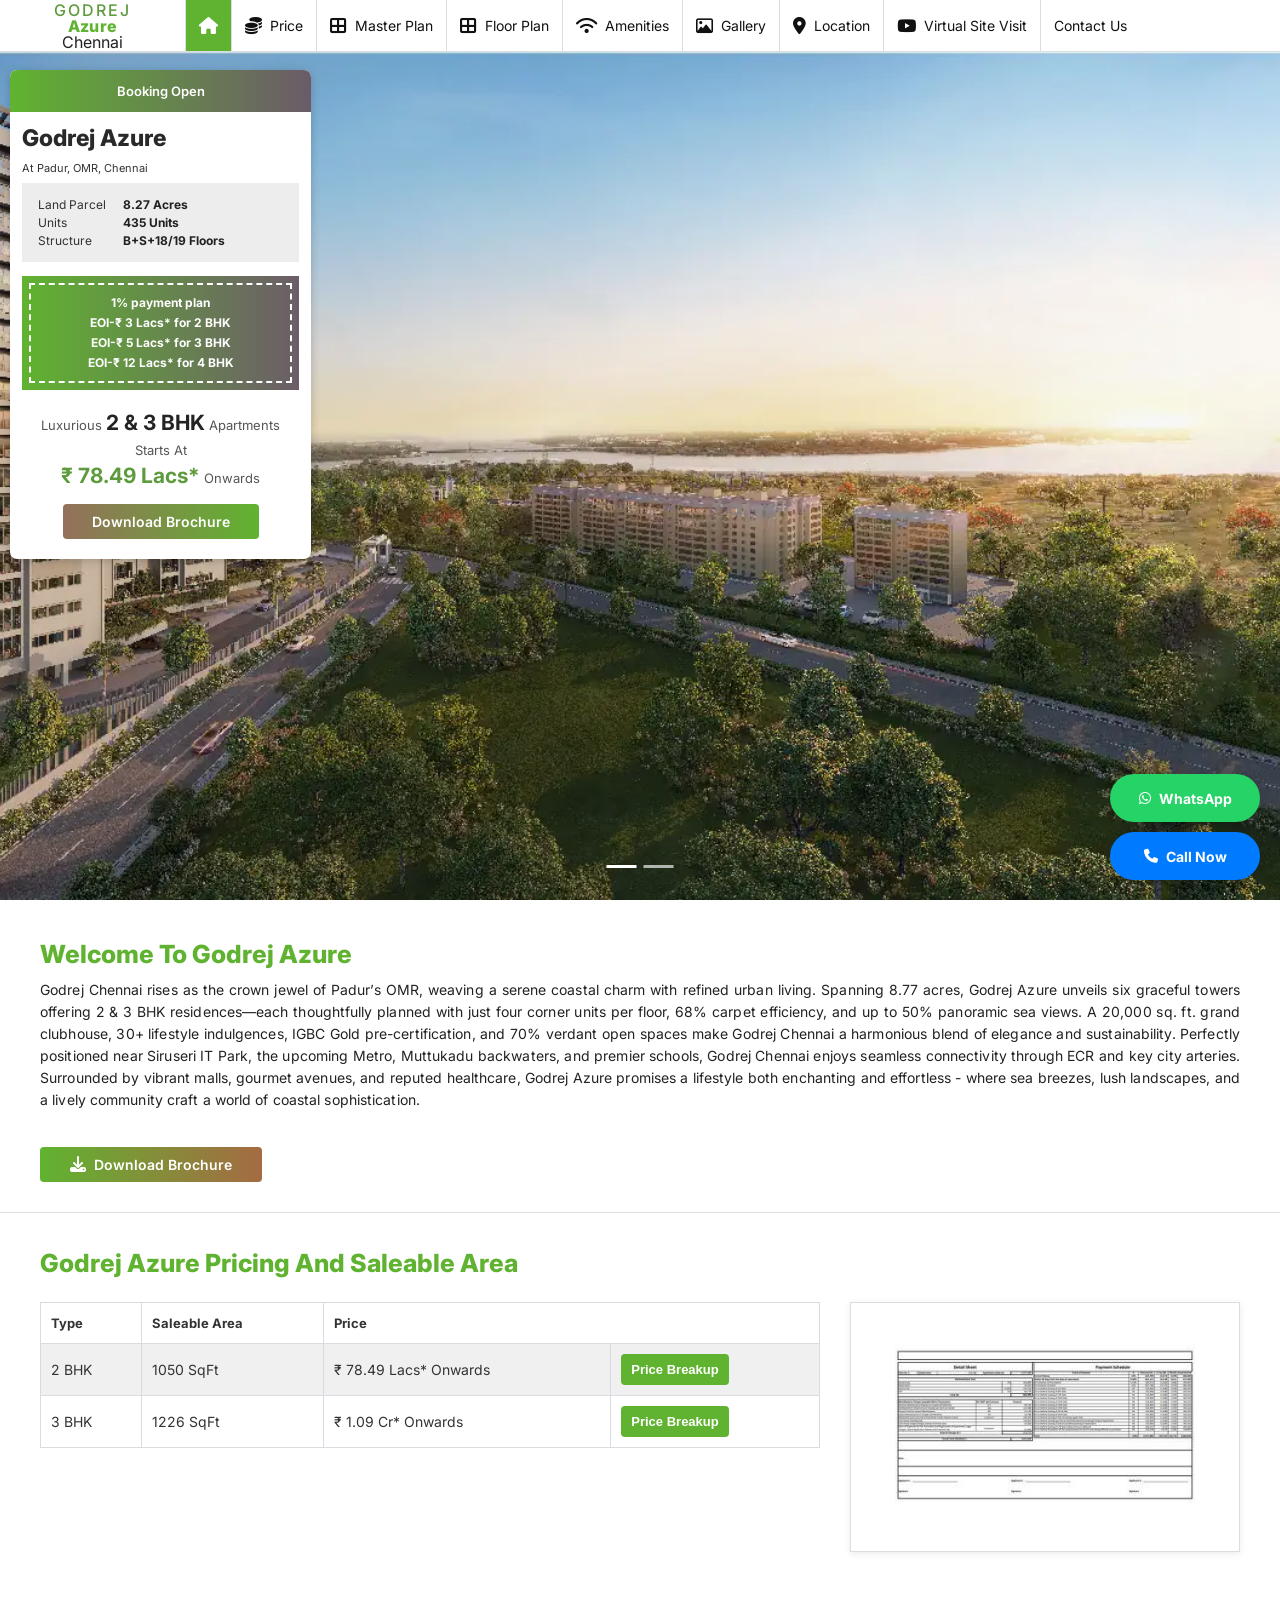
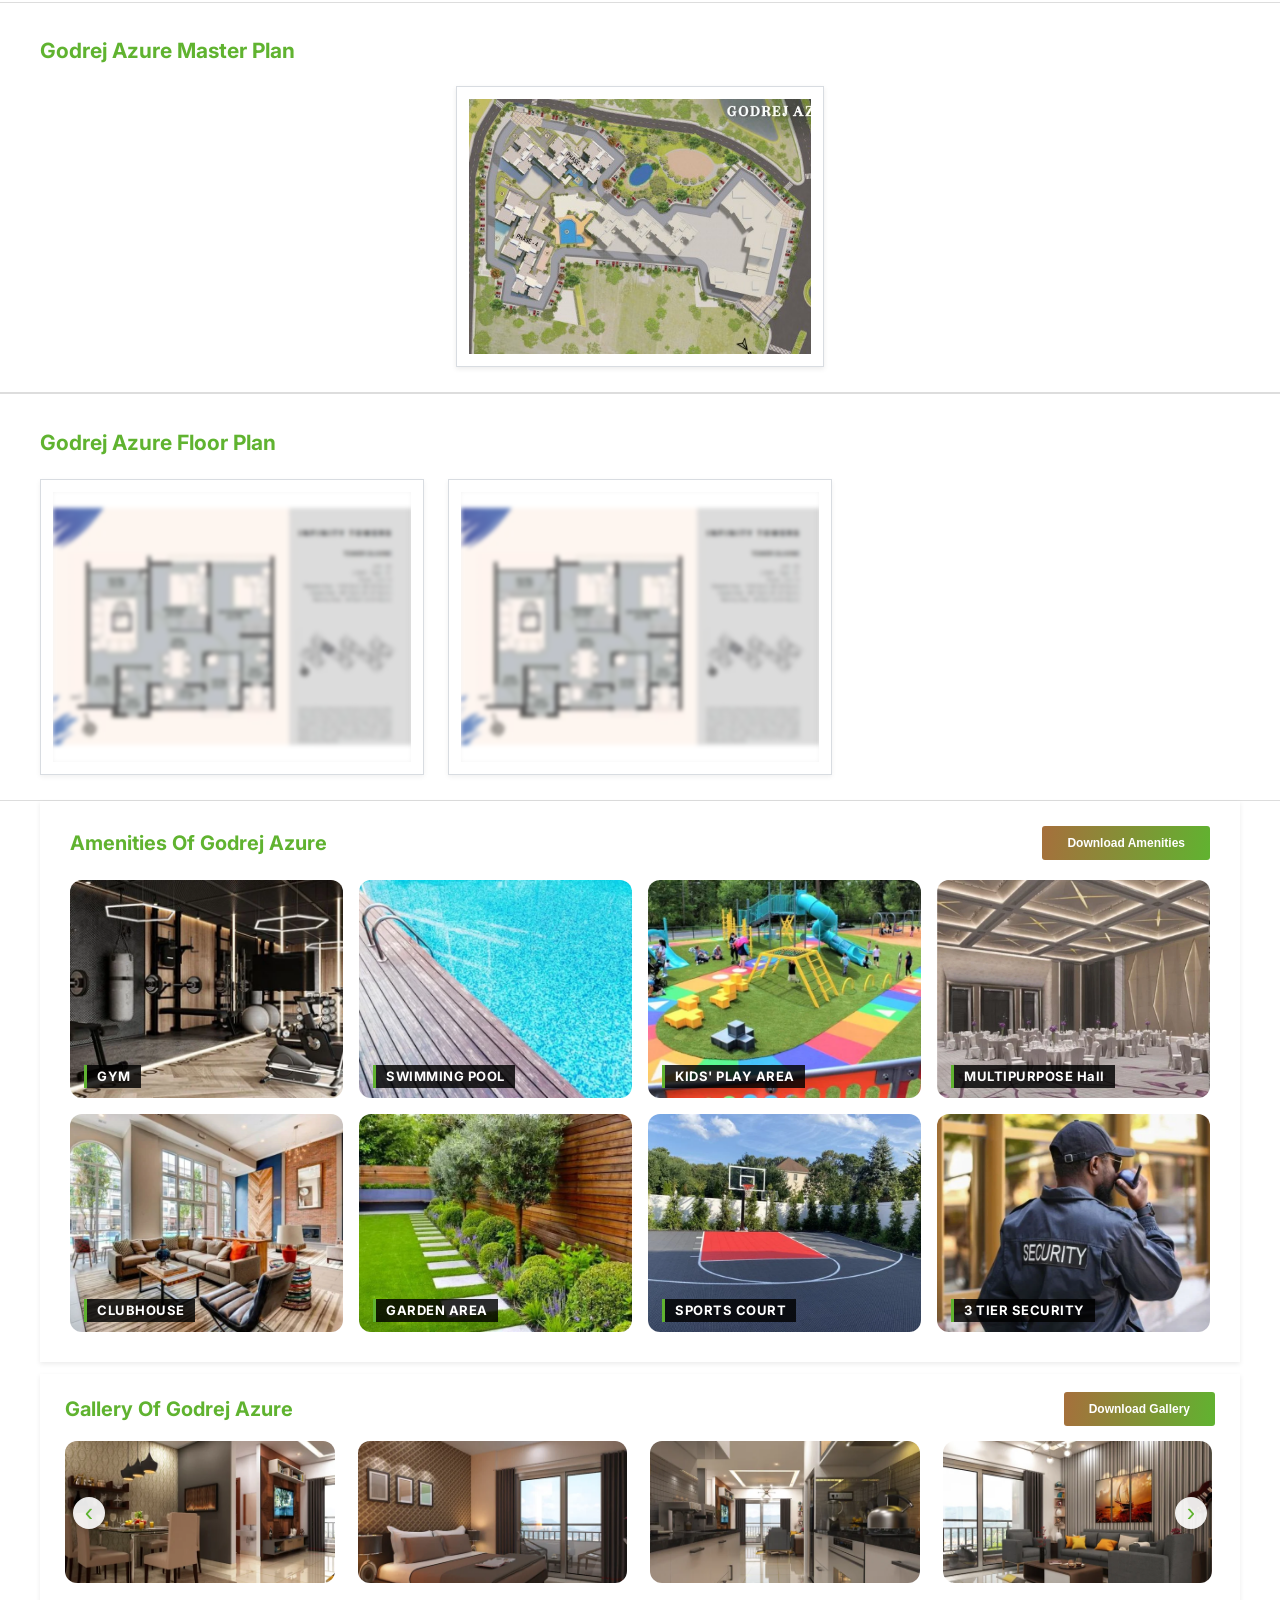
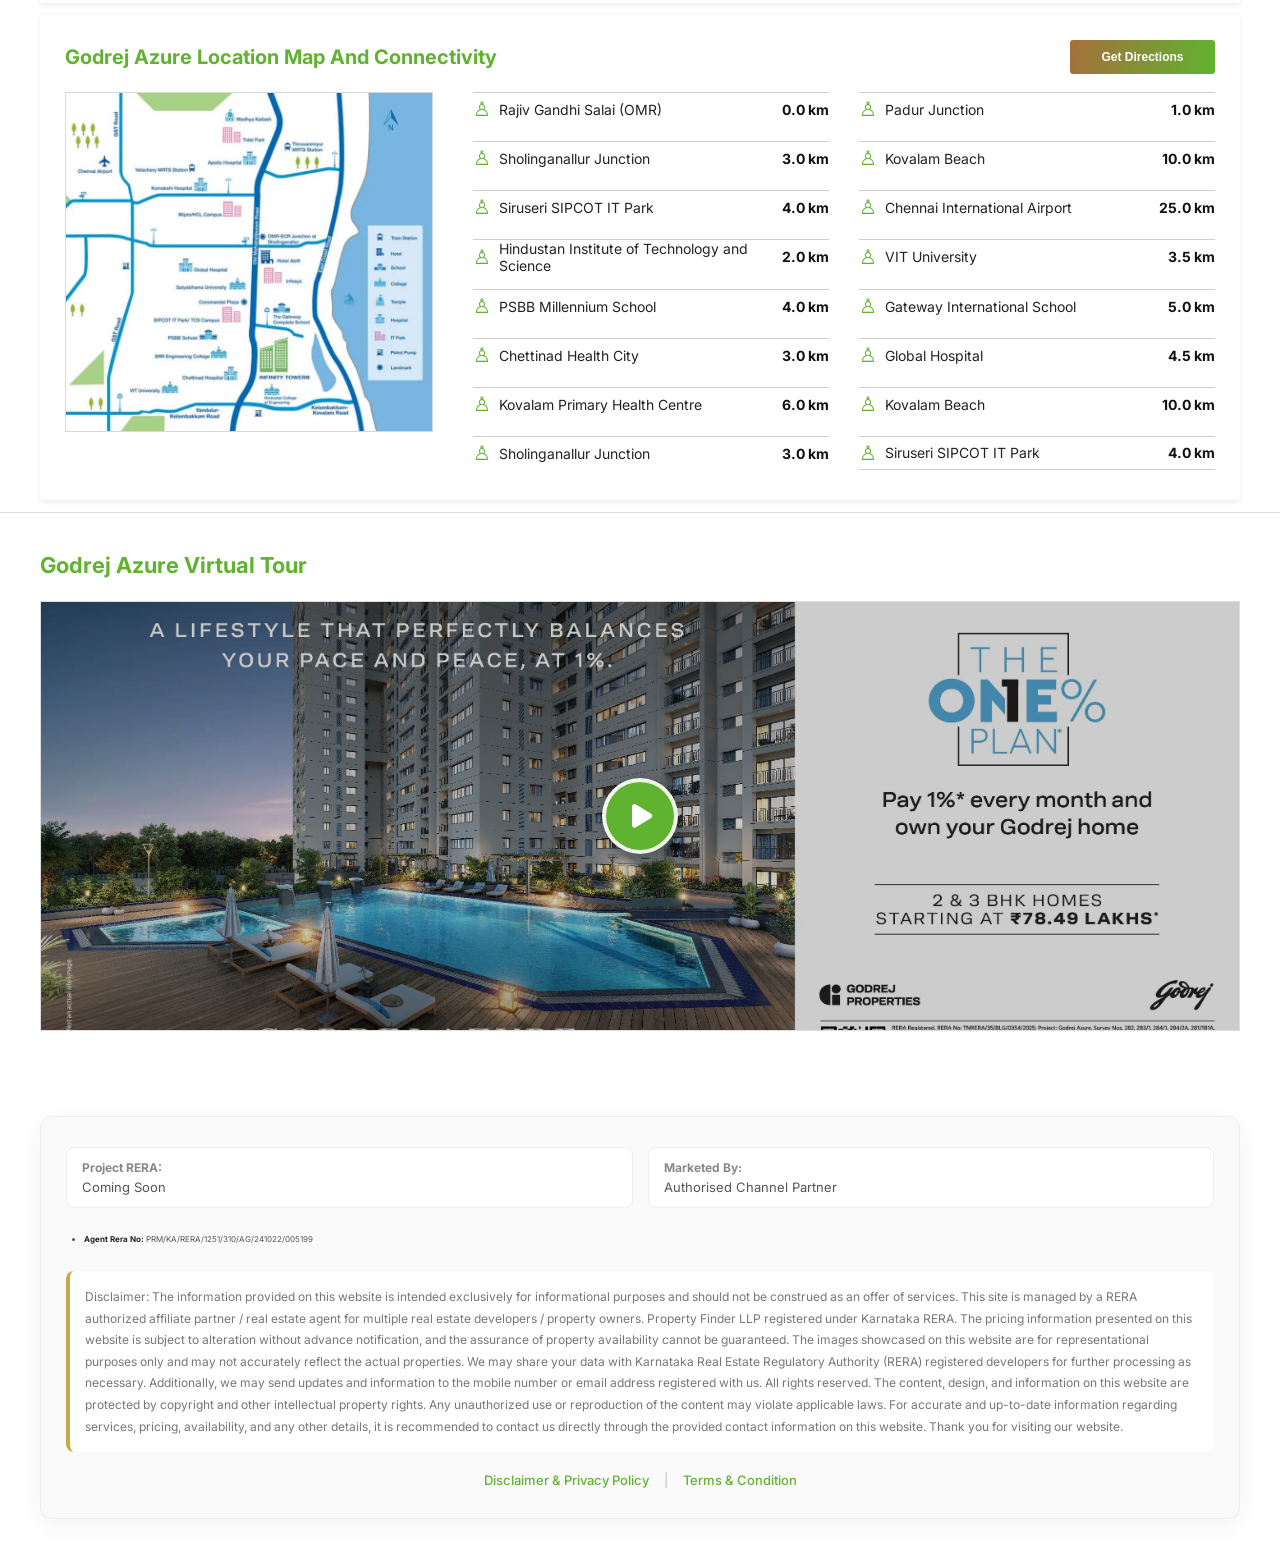
<file: index.html>
<!DOCTYPE html>
<html lang="en">
<head>
    <meta charset="UTF-8">
    <meta name="viewport" content="width=device-width, initial-scale=1.0">

    <title>Godrej Azure Chennai</title>

    <!-- Font Awesome -->
    <link rel="stylesheet"
          href="https://cdnjs.cloudflare.com/ajax/libs/font-awesome/6.5.2/css/all.min.css">

    <!-- Google Font -->
    <link href="https://fonts.googleapis.com/css2?family=Inter:wght@400;500;600;700;800&display=swap"
          rel="stylesheet">
          <link rel="stylesheet" href="./style.css"/>

   <!-- Google tag (gtag.js) -->
<script async src="https://www.googletagmanager.com/gtag/js?id=AW-17946950053"></script>
<script>
  window.dataLayer = window.dataLayer || [];
  function gtag(){dataLayer.push(arguments);}
  gtag('js', new Date());

  gtag('config', 'AW-17946950053');
</script>
</head>

<body>

<!-- =========================
     NAVBAR
========================== -->

<header class="navbar">

    <div class="logo-box">
        <div class="logo">
            <div class="godrej">GODREJ</div>
            <div class="whitefield">Azure</div>
            <div class="Chennai">Chennai</div>
        </div>
    </div>

    <nav class="nav-menu" id="navMenu">

        <a href="#home" class="nav-item active">
            <i class="fa-solid fa-house"></i>
        </a>

        <a href="#price" class="nav-item">
            <i class="fa-solid fa-coins"></i>
            <span>Price</span>
        </a>
        <a href="#masterplan" class="nav-item">
             <i class="fa-solid fa-table-cells-large"></i>
            <span>Master Plan</span>
        </a>

        <a href="#floorplan" class="nav-item">
            <i class="fa-solid fa-table-cells-large"></i>
            <span>Floor Plan</span>
        </a>

        <a href="#amenities" class="nav-item">
            <i class="fa-solid fa-wifi"></i>
            <span>Amenities</span>
        </a>

        <a href="#gallery" class="nav-item">
            <i class="fa-regular fa-image"></i>
            <span>Gallery</span>
        </a>

        <a href="#location" class="nav-item">
            <i class="fa-solid fa-location-dot"></i>
            <span>Location</span>
        </a>

        <a href="#virtual" class="nav-item">
            <i class="fa-brands fa-youtube"></i>
            <span>Virtual Site Visit</span>
        </a>

        <a class="nav-item open-form">
            <!-- <i class="fa-brands fa-youtube"></i> -->
            <span>Contact Us</span>
        </a>

        

    </nav>

    <button class="mobile-menu-btn" onclick="toggleMenu()">
        <i class="fa-solid fa-bars"></i>
    </button>

</header>


<!-- =========================
     HERO SECTION
========================== -->

<section class="hero" id="home">

    <!-- LEFT CARD -->

    


    <!-- SLIDER DOTS -->

    <div class="slider-dots">

        <span class="dot active"
              onclick="changeSlide(0)"></span>

        <span class="dot"
              onclick="changeSlide(1)"></span>

    </div>

</section>


<div class="info-card">

        <div class="booking-strip">
            Booking Open
        </div>

        <div class="info-content">

            <h1>Godrej Azure</h1>

            <p class="sub-heading">
                At Padur, OMR, Chennai
            </p>

            <!-- Rating -->

            <!-- <div class="rating">

                <span class="google-icon">G</span>

                <span class="stars">
                    ★★★★★
                </span>

                <span class="rating-number">
                    4.7
                </span>

                <span class="reviews">
                    Stars 19 Reviews
                </span>

            </div> -->


            <!-- Property Details -->

            <div class="details-box">

                <div class="detail-row">
                    <span>Land Parcel</span>
                    <span>8.27 Acres</span>
                </div>

                <div class="detail-row">
                    <span>Units</span>
                    <span>435 Units</span>
                </div>
                <div class="detail-row">
                    <span>Structure</span>
                    <span>B+S+18/19 Floors</span>
                </div>

            </div>


            <!-- Offer -->

            <div class="offer-box">

                <div class="offer-inner">

                    <div>
                        1% payment plan
                    </div>

                    <div>
                        EOI-₹ 3 Lacs* for 2 BHK
                    </div>

                    <div>
                        EOI-₹ 5 Lacs* for 3 BHK
                    </div>
                    <div>
                        EOI-₹ 12 Lacs* for 4 BHK
                    </div>

                </div>

            </div>


            <!-- Price -->

            <div class="price-text">

                Luxurious <strong>2 &amp; 3 BHK</strong> Apartments Starts At

                <br>

                <strong style="color:#5e9b3d ;">₹ 78.49 Lacs*</strong>
                Onwards

            </div>


            <!-- CTA -->

            <a
               class="brochure-btn open-form" >
               
                Download Brochure
            </a>

        </div>

    </div>

<!-- =========================
     WELCOME SECTION
========================= -->

<section class="welcome-section" id="home">

    <div class="welcome-container">

        <h2>Welcome To Godrej Azure</h2>

        <p>
            Godrej Chennai rises as the crown jewel of Padur’s OMR, weaving a serene coastal charm with refined urban living. Spanning 8.77 acres, Godrej Azure unveils six graceful towers offering 2 & 3 BHK residences—each thoughtfully planned with just four corner units per floor, 68% carpet efficiency, and up to 50% panoramic sea views. A 20,000 sq. ft. grand clubhouse, 30+ lifestyle indulgences, IGBC Gold pre-certification, and 70% verdant open spaces make Godrej Chennai a harmonious blend of elegance and sustainability. Perfectly positioned near Siruseri IT Park, the upcoming Metro, Muttukadu backwaters, and premier schools, Godrej Chennai enjoys seamless connectivity through ECR and key city arteries. Surrounded by vibrant malls, gourmet avenues, and reputed healthcare, Godrej Azure promises a lifestyle both enchanting and effortless - where sea breezes, lush landscapes, and a lively community craft a world of coastal sophistication.
        </p>

        <!-- <p>
            Situated in a cosmopolitan suburb of Chennai, Godrej Whitefield will be minutes away from the Nurture International School, Sri Sathya Sai Institute of Higher Learning, Jain University School of Allied Healthcare & Sciences, Svastha Hospital, Aster Hospital, Titanium Tech Park, International Tech Park Bengaluru, Kundalahalli Lake, Park Square Mall, and Nexus Whitefield Mall. The Hope Farm Circle Metro Station and Whitefield Railway Station will connect it to important city corridors. The Kempegowda International Airport will be a 90-minute drive away. So, come and lead a peaceful life at Godrej Whitefield in Chennai.
        </p> -->

        <!-- <a href="javascript:void(0)" class="read-more open-form">
            Read more
        </a> -->

        <br>
 
        <a href="#brochure" class="welcome-brochure-btn open-form ">
            <i class="fa-solid fa-download"></i>
            Download Brochure
        </a>

    </div>

</section>


<!-- =========================
     PRICING SECTION
========================= -->

<section class="pricing-section" id="price">

    <div class="pricing-container">

        <h2>Godrej Azure Pricing And Saleable Area</h2>

        <div class="pricing-layout">

            <!-- TABLE -->

            <div class="table-wrapper">

                <table class="price-table">

                    <thead>

                        <tr>
                            <th>Type</th>
                            <th>Saleable Area</th>
                            <th colspan="2">Price</th>
                        </tr>

                    </thead>

                    <tbody>

                        <tr>
                            <td>2 BHK</td>
                            <td>1050 SqFt</td>
                            <td>₹  78.49 Lacs* Onwards</td>
                            <td>
                                <button class="price-breakup open-form"
                                        >
                                    Price Breakup
                                </button>
                            </td>
                        </tr>

                        <tr>
                            <td>3 BHK</td>
                            <td>1226 SqFt</td>
                            <td>₹ 1.09 Cr* Onwards</td>
                            <td>
                                <button class="price-breakup open-form"
                                       >
                                    Price Breakup
                                </button>
                            </td>
                        </tr>

                       

                    </tbody>

                </table>

            </div>


            <!-- RIGHT IMAGE -->

            <div class="pricing-image">

                <img src="./images/costing_white.jpg"
                     alt="Godrej Azure Price Sheet" class="open-form">

            </div>

        </div>

    </div>

</section>

<!-- ================================
     MASTER PLAN SECTION
================================ -->

<section class="plan-section" id="masterplan">

    <div class="plan-container">

        <h2>Godrej Azure Master Plan</h2>

        <div class="plan-card">

            <div class="plan-image-box">

                <img src="./images/master.jpg"
                     alt="Godrej Azure Master Plan">

                <!-- Hover Overlay -->
                <div class="plan-overlay">

                    <button class="open-form">
                        <i class="fa-solid fa-eye"></i>
                        View Master Plan
                    </button>

                </div>

            </div>

            

        </div>

    </div>

</section>


<!-- ================================
     FLOOR PLAN SECTION
================================ -->

<section class="plan-section floor-section" id="floorplan">

    <div class="plan-container">

        <h2>Godrej Azure Floor Plan</h2>

        <div class="floor-grid">

            <!-- Floor Plan 1 -->
            <div class="floor-card">

                <div class="plan-image-box">

                    <img src="./images/f1.jpg"
                         alt="Godrej Azure Floor Plan">

                    <div class="plan-overlay">

                        <button class="open-form">
                            <i class="fa-solid fa-eye"></i>
                            View Floor Plan
                        </button>

                    </div>

                </div>

            </div>


            <!-- Floor Plan 2 -->
            <div class="floor-card">

                <div class="plan-image-box">

                    <img src="./images/f1.jpg"
                         alt="Godrej Azure Floor Plan">

                    <div class="plan-overlay">

                        <button class="open-form">
                            <i class="fa-solid fa-eye"></i>
                            View Floor Plan
                        </button>

                    </div>

                </div>

            </div>


        
        </div>

    </div>

</section>



<section class="amenities-section" id="amenities">

  <div class="amenities-header">

    <h2>
      Amenities Of Godrej Azure
    </h2>

    <button
      class="gradient-btn open-form"
    >
      Download Amenities
    </button>

  </div>


  <div class="amenities-wrapper">

    <!-- Previous Button -->
    <!-- <button
      class="amenities-arrow amenities-prev"
      id="amenitiesPrev"
      aria-label="Previous amenities"
    >
      ‹
    </button> -->


    <!-- Amenities Track -->
    <div
      class="amenities-track"
      id="amenitiesTrack"
    >

      <!-- =====================
           AMENITY 1
      ====================== -->

        <div class="amenity-card">

        <img
          src="./images/a1-768w.jpg"
          alt="Gym"
        >

        <div class="amenity-title">
          GYM
        </div>

      </div>

      <div class="amenity-card">

        <img
          src="./images/a2-768w.jpg"
          alt="SWIMMING POOL"
        >

        <div class="amenity-title">
          SWIMMING POOL
        </div>

      </div>


      <!-- =====================
           AMENITY 2
      ====================== -->

      <div class="amenity-card">

        <img
          src="./images/a3-768w.jpg"
          alt="Kids Play Area"
        >

        <div class="amenity-title">
          KIDS' PLAY AREA
        </div>

      </div>


      <!-- =====================
           AMENITY 3
      ====================== -->

      <div class="amenity-card">

        <img
          src="./images/a4-768w.jpg"
          alt="Multipurpose Hall"
        >

        <div class="amenity-title">
          MULTIPURPOSE Hall
        </div>

      </div>


      <!-- =====================
           AMENITY 4
      ====================== -->

      <div class="amenity-card">

        <img
          src="./images/a5-768w.jpg"
          alt="Clubhouse"
        >

        <div class="amenity-title">
          CLUBHOUSE
        </div>

      </div>


      <!-- =====================
           AMENITY 5
      ====================== -->

      <div class="amenity-card">

        <img
          src="./images/a6-768w.jpg"
          alt="GARDEN Area"
        >

        <div class="amenity-title">
          GARDEN AREA
        </div>

      </div>


      <!-- =====================
           AMENITY 6
      ====================== -->

      <div class="amenity-card">

        <img
          src="./images/a7-768w.jpg"
          alt="SPORTS COURT"
        >

        <div class="amenity-title">
          SPORTS COURT
        </div>

      </div>


      <!-- =====================
           MORE AMENITIES
      ====================== -->

      <div class="amenity-card">

        <img
          src="./images/a8-768w.jpg"
          alt="3 TIER SECURITY"
        >

        <div class="amenity-title">
         3 TIER SECURITY
        </div>

      </div>


      


    

     
    </div>


    <!-- Next Button -->
    <!-- <button
      class="amenities-arrow amenities-next"
      id="amenitiesNext"
      aria-label="Next amenities"
    >
      ›
    </button> -->

  </div>

</section>

  <!-- ==========================================
       GALLERY SECTION
  =========================================== -->

  <section class="gallery-section" id="gallery">

    <div class="section-header">

      <h2>
        Gallery Of Godrej Azure
      </h2>

      <button
        class="gradient-btn open-form"
        id="downloadGalleryBtn"
      >
        Download Gallery
      </button>

    </div>


    <!-- Gallery -->
    <div class="gallery-wrapper">

      <!-- Previous -->
      <button
        class="gallery-arrow gallery-prev"
        id="galleryPrev"
        aria-label="Previous images"
      >
        ‹
      </button>


      <!-- Scrollable gallery -->
      <div
        class="gallery-track"
        id="galleryTrack"
      >

        <!-- Image 1 -->
        <div class="gallery-card">

          <img
            src="./images/g_1.jpg"
            alt="Godrej Azure"
          >

        </div>


        <!-- Image 2 -->
        <div class="gallery-card">

          <img
            src="./images/g_2.jpg"
            alt="Godrej Azure"
          >

        </div>


        <!-- Image 3 -->
        <div class="gallery-card">

          <img
            src="./images/g_3.jpg"
            alt="Godrej Azure"
          >

        </div>


        <!-- Image 4 -->
        <div class="gallery-card">

          <img
            src="./images/g_4.jpg"
            alt="Godrej Azure"
          >

        </div>


        <!-- Image 5 -->
        <div class="gallery-card">

          <img
            src="images/g_5.jpg"
            alt="Godrej Azure"
          >

        </div>


        <!-- Image 6 -->
        <div class="gallery-card">

          <img
            src="images/g_6.jpg"
            alt="Godrej Azure"
          >

        </div>


        <!-- Image 7 -->
        <div class="gallery-card">

          <img
            src="images/g_7.jpg"
            alt="Godrej Azure"
          >

        </div>

        <div class="gallery-card">

          <img
            src="images/g_8.jpg"
            alt="Godrej Azure"
          >

        </div>

      </div>


      <!-- Next -->
      <button
        class="gallery-arrow gallery-next"
        id="galleryNext"
        aria-label="Next images"
      >
        ›
      </button>

    </div>

  </section>



  <!-- ==========================================
       LOCATION SECTION
  =========================================== -->

  <section class="location-section" id="location">

    <div class="location-header">

      <h2>
        Godrej Azure Location Map And Connectivity
      </h2>

      <button
        class="gradient-btn open-form"
        id="directionsBtn"
      >
        Get Directions
      </button>

    </div>


    <div class="location-content">


      <!-- ==================================
           MAP
      =================================== -->

      <div class="location-map">

        <img
          src="./images/map_1.jpg"
          alt="Godrej Azure Location Map"
        >

      </div>


      <!-- ==================================
           CONNECTIVITY
      =================================== -->

      <!-- =========================
     CONNECTIVITY
========================= -->
<div class="connectivity-list">

  <div class="connectivity-item">
    <div class="connectivity-name">
      <span class="location-pin">♙</span>
      <span>Rajiv Gandhi Salai (OMR)</span>
    </div>
    <strong>0.0 km</strong>
  </div>

  <div class="connectivity-item">
    <div class="connectivity-name">
      <span class="location-pin">♙</span>
      <span>Padur Junction</span>
    </div>
    <strong>1.0 km</strong>
  </div>

  <div class="connectivity-item">
    <div class="connectivity-name">
      <span class="location-pin">♙</span>
      <span>Sholinganallur Junction</span>
    </div>
    <strong>3.0 km</strong>
  </div>

  <div class="connectivity-item">
    <div class="connectivity-name">
      <span class="location-pin">♙</span>
      <span>Kovalam Beach</span>
    </div>
    <strong>10.0 km</strong>
  </div>

  <div class="connectivity-item">
    <div class="connectivity-name">
      <span class="location-pin">♙</span>
      <span>Siruseri SIPCOT IT Park</span>
    </div>
    <strong>4.0 km</strong>
  </div>

  <div class="connectivity-item">
    <div class="connectivity-name">
      <span class="location-pin">♙</span>
      <span>Chennai International Airport</span>
    </div>
    <strong>25.0 km</strong>
  </div>

<!-- </div> -->


<!-- =========================
     EDUCATION
========================= -->
<!-- <div class="connectivity-list"> -->

  <div class="connectivity-item">
    <div class="connectivity-name">
      <span class="location-pin">♙</span>
      <span>Hindustan Institute of Technology and Science</span>
    </div>
    <strong>2.0 km</strong>
  </div>

  <div class="connectivity-item">
    <div class="connectivity-name">
      <span class="location-pin">♙</span>
      <span>VIT University</span>
    </div>
    <strong>3.5 km</strong>
  </div>

  <div class="connectivity-item">
    <div class="connectivity-name">
      <span class="location-pin">♙</span>
      <span>PSBB Millennium School</span>
    </div>
    <strong>4.0 km</strong>
  </div>

  <div class="connectivity-item">
    <div class="connectivity-name">
      <span class="location-pin">♙</span>
      <span>Gateway International School</span>
    </div>
    <strong>5.0 km</strong>
  </div>

<!-- </div> -->


<!-- =========================
     HEALTHCARE
========================= -->
<!-- <div class="connectivity-list"> -->

  <div class="connectivity-item">
    <div class="connectivity-name">
      <span class="location-pin">♙</span>
      <span>Chettinad Health City</span>
    </div>
    <strong>3.0 km</strong>
  </div>

  <div class="connectivity-item">
    <div class="connectivity-name">
      <span class="location-pin">♙</span>
      <span>Global Hospital</span>
    </div>
    <strong>4.5 km</strong>
  </div>

  <div class="connectivity-item">
    <div class="connectivity-name">
      <span class="location-pin">♙</span>
      <span>Kovalam Primary Health Centre</span>
    </div>
    <strong>6.0 km</strong>
  </div>



<!-- =========================
     LIFESTYLE
========================= -->


  <div class="connectivity-item">
    <div class="connectivity-name">
      <span class="location-pin">♙</span>
      <span>Kovalam Beach</span>
    </div>
    <strong>10.0 km</strong>
  </div>

  <div class="connectivity-item">
    <div class="connectivity-name">
      <span class="location-pin">♙</span>
      <span>Sholinganallur Junction</span>
    </div>
    <strong>3.0 km</strong>
  </div>

  <div class="connectivity-item">
    <div class="connectivity-name">
      <span class="location-pin">♙</span>
      <span>Siruseri SIPCOT IT Park</span>
    </div>
    <strong>4.0 km</strong>
  </div>



    </div>

  </section>



  <!-- =================================
     VIRTUAL TOUR SECTION
================================= -->

<section class="virtual-tour-section" id="virtual">

    <div class="virtual-tour-container">

        <h2>Godrej Azure Virtual Tour</h2>

        <div class="virtual-tour-box">

            <img src="./images/slider2.jpg"
                 alt="Godrej Azure Virtual Tour">

            <!-- Dark Overlay -->
            <div class="virtual-tour-overlay"></div>

            <!-- Center Play Button -->
            <button class="play-button open-form"
                   
                    aria-label="Play Virtual Tour">

                <i class="fa-solid fa-play"></i>

            </button>

        </div>

    </div>

</section>


<section class="footer-disclaimer">

    <!-- PROJECT DETAILS -->
    <div class="project-info">

      <div>
        <strong>Project RERA:</strong>
        <!-- Godrej Trilogy Seafront MahaRERA <span style="font-weight: 800;">PR1171012501267</span> and  <span style="font-weight: 800;">PR1171012501309</span> -->
      Coming Soon
      </div>

      <div>
        <strong>Marketed By:</strong>
        Authorised Channel Partner
      </div>

      <!-- <div>
        <strong>Mumbai RERA:</strong>
        Coming Soon
      </div> -->

    </div>

    <!-- BULLET LIST -->
    <ul class="info-list">

      <li style="font-size: 8px;">
        <strong> Agent Rera No:</strong>
        PRM/KA/RERA/1251/310/AG/241022/005199
      </li>

      <!-- <li>
        <strong>Site Address:</strong>
        Whitefield, Chennai
      </li>

      <li>
        <strong>Corporate Office:</strong>
        ART ARCADE, NO.107, 3RD FLOOR, 80 FT ROAD, KORAMANGALA 4TH BLOCK, BENGALURU , BENGALURU URBAN , Chennai - 560034
      </li> -->

    </ul>

    <!-- DISCLAIMER -->
    <p class="disclaimer-text">

      Disclaimer: The information provided on this website is intended
      exclusively for informational purposes and should not be construed
      as an offer of services. This site is managed by a RERA authorized
      affiliate partner / real estate agent for multiple real estate
      developers / property owners. Property Finder LLP registered under
      Karnataka RERA. The pricing information presented on this website is subject
      to alteration without advance notification, and the assurance of
      property availability cannot be guaranteed. The images showcased on
      this website are for representational purposes only and may not
      accurately reflect the actual properties. We may share your data with
      Karnataka Real Estate Regulatory Authority (RERA) registered
      developers for further processing as necessary.

      Additionally, we may send updates and information to the mobile number
      or email address registered with us. All rights reserved. The content,
      design, and information on this website are protected by copyright and
      other intellectual property rights. Any unauthorized use or reproduction
      of the content may violate applicable laws. For accurate and up-to-date
      information regarding services, pricing, availability, and any other
      details, it is recommended to contact us directly through the provided
      contact information on this website. Thank you for visiting our website.

    </p>

    <!-- LINKS -->
    <div class="footer-links">

      <a href="./privacy-policy.html">Disclaimer & Privacy Policy</a>

      <span class="divider">|</span>

      <a href="./terms_condition.html">Terms & Condition</a>

    </div>

  </section>


<!-- ==========================================
     AMENITIES SECTION
========================================== -->




<!-- =================================
     VIDEO POPUP
================================= -->

<!-- <div class="video-popup" id="videoPopup">

    <div class="video-container">

        <button class="video-close"
                onclick="closeVirtualTour()">
            &times;
        </button>

        <iframe
            id="virtualTourVideo"
            src=""
            title="Godrej Azure Virtual Tour"
            allow="autoplay; encrypted-media"
            allowfullscreen>
        </iframe>

    </div>

</div> -->


<!-- ================================
     IMAGE VIEWER
================================ -->

<!-- <div class="image-viewer" id="imageViewer">

    <span class="viewer-close" onclick="closeViewer()">
        &times;
    </span>

    <img id="viewerImage" src="" alt="Plan Preview">

</div> -->


<!-- =========================
     PRICE BREAKUP POPUP
========================= -->

<!-- <div class="price-popup" id="pricePopup">

    <div class="popup-content">

        <button class="close-popup"
                onclick="closePricePopup()">
            ×
        </button>

        <h3 id="popupTitle">
            Price Breakup
        </h3>

        <p>
            Get detailed price breakup, payment plan,
            floor plan and latest offers.
        </p>

        <form onsubmit="submitPriceForm(event)">

            <input type="text"
                   placeholder="Your Name"
                   required>

            <input type="tel"
                   placeholder="Mobile Number"
                   required>

            <button type="submit">
                Get Price Breakup
            </button>

        </form>

    </div>
  </div> -->

  <!-- =========================
     ENQUIRY MODAL
========================= -->

<div class="enquiry-modal" id="enquiryModal">

    <div class="enquiry-modal-content">

        <button class="modal-close" id="modalClose" type="button">
            &times;
        </button>

        <h2>Enquire Now</h2>

        <p>Fill in your details and we will contact you shortly.</p>

        <form id="enquiryForm" action="./submit.php" method="POST">

            <input
                type="text"
                name="name"
                id="name"
                placeholder="Enter Name"
                required
            >

            <input
                type="email"
                name="email"
                id="email"
                placeholder="Enter Email"
                required
            >

            <input
                type="tel"
                name="phone"
                id="phone"
                placeholder="Enter Phone Number"
                maxlength="10"
                pattern="[0-9]{10}"
                required
            >

            <!-- Consent -->
            <div class="consent-box">

                <label class="consent-label">

                    <input
                        type="checkbox"
                        name="consent"
                        id="consent"
                        value="yes"
                      
                        checked
                    >

                    <span>
                        I agree to be contacted by the representative
                        regarding my enquiry through call, SMS, WhatsApp
                        or email. I have read and agree to the
                        Privacy Policy and Terms & Conditions.
                    </span>

                </label>

            </div>

            <button type="submit">
                Submit
            </button>

        </form>

    </div>

</div>

<!-- Floating Contact Buttons -->
<div class="contact-buttons">

    <a href="https://wa.me/917899200300?text=Hi%2C%20I%20am%20interested%20in%20Godrej%20Azure%20Chennai.%20Please%20share%20the%20details."
   class="contact-btn whatsapp-btn"
   target="_blank"
   rel="noopener noreferrer"
   aria-label="WhatsApp">

    <i class="fa-brands fa-whatsapp"></i>
    <strong>WhatsApp</strong>

</a>

    <a href="tel:+917899200300"
       class="contact-btn call-btn"
       aria-label="Call">
        <i class="fa-solid fa-phone"></i>
        <strong>Call Now</strong>
    </a>

</div>


<script src="./script.js" defer></script>

</body>
</html>
</file>
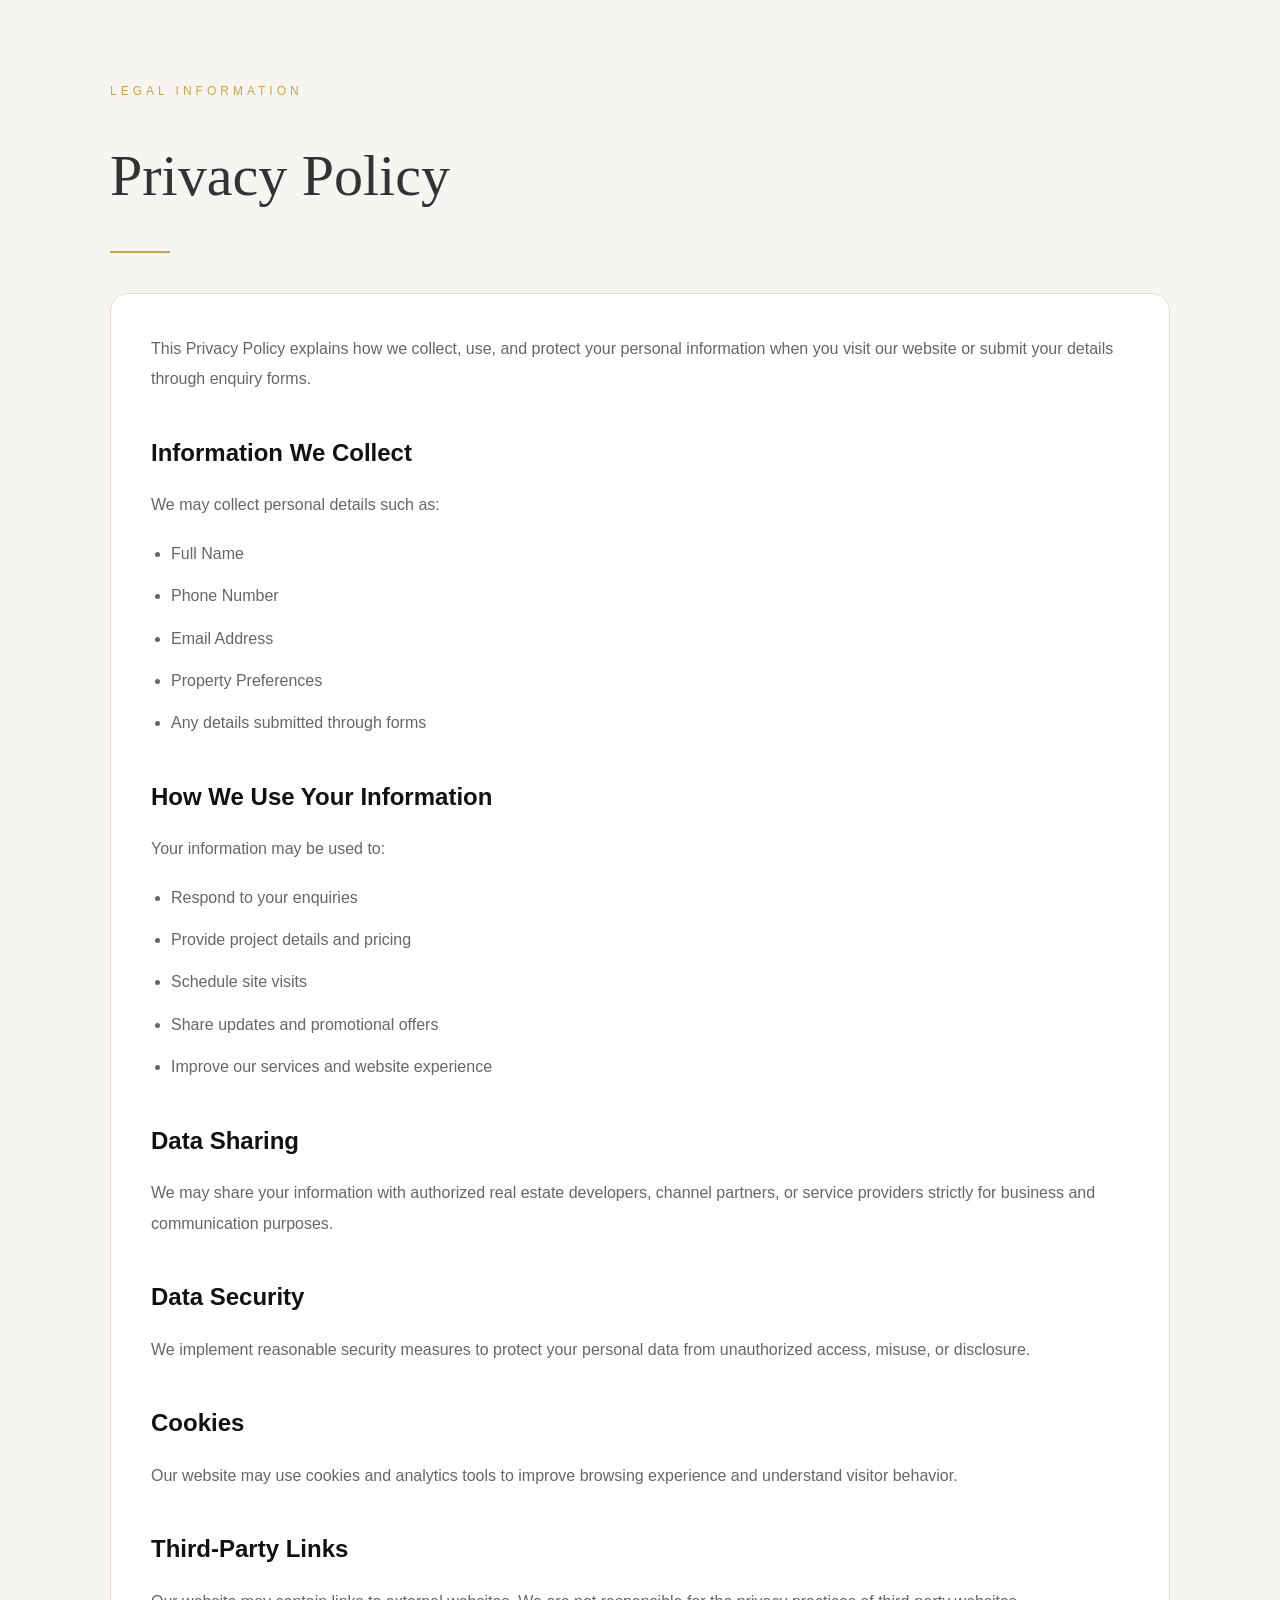
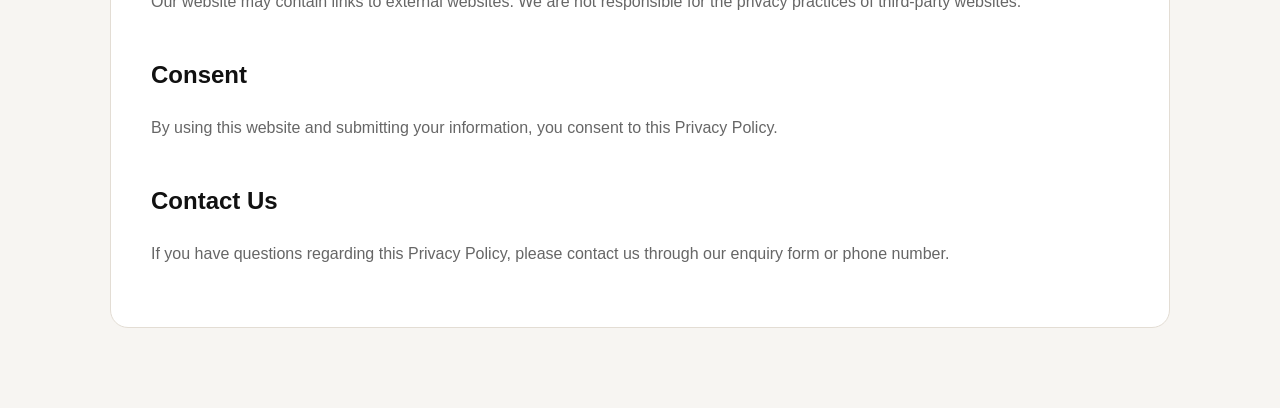
<file: privacy-policy.html>
<!DOCTYPE html>
<html lang="en">
<head>
  <meta charset="UTF-8">
  <meta name="viewport" content="width=device-width, initial-scale=1.0">
  <title>Privacy Policy</title>
<!-- Google tag (gtag.js) -->
<script async src="https://www.googletagmanager.com/gtag/js?id=AW-17946950053"></script>
<script>
  window.dataLayer = window.dataLayer || [];
  function gtag(){dataLayer.push(arguments);}
  gtag('js', new Date());

  gtag('config', 'AW-17946950053');
</script>
  <style>

    *{
      margin:0;
      padding:0;
      box-sizing:border-box;
      font-family: Arial, sans-serif;
    }

    body{
      background:#f7f5f2;
      color:#333;
      line-height:1.9;
    }

    .policy-section{
      max-width:1100px;
      margin:auto;
      padding:80px 20px;
    }

    .small-title{
      color:#c9a646;
      text-transform:uppercase;
      letter-spacing:4px;
      font-size:12px;
      margin-bottom:18px;
    }

    .main-title{
      font-size:58px;
      font-family: Georgia, serif;
      font-weight:300;
      margin-bottom:20px;
    }

    .gold-line{
      width:60px;
      height:2px;
      background:#c9a646;
      margin-bottom:40px;
    }

    .policy-content{
      background:#fff;
      border:1px solid #e3ddd4;
      border-radius:18px;
      padding:40px;
    }

    .policy-content h3{
      margin-top:35px;
      margin-bottom:15px;
      color:#111;
      font-size:24px;
    }

    .policy-content p{
      margin-bottom:18px;
      color:#666;
      font-size:16px;
    }

    .policy-content ul{
      margin-left:20px;
      color:#666;
    }

    .policy-content li{
      margin-bottom:12px;
    }

    @media(max-width:768px){

      .main-title{
        font-size:42px;
      }

      .policy-content{
        padding:25px;
      }

    }

  </style>
</head>
<body>

  <section class="policy-section">

    <div class="small-title">
      Legal Information
    </div>

    <h1 class="main-title">
      Privacy Policy
    </h1>

    <div class="gold-line"></div>

    <div class="policy-content">

      <p>
        This Privacy Policy explains how we collect, use,
        and protect your personal information when you visit
        our website or submit your details through enquiry forms.
      </p>

      <h3>Information We Collect</h3>

      <p>
        We may collect personal details such as:
      </p>

      <ul>
        <li>Full Name</li>
        <li>Phone Number</li>
        <li>Email Address</li>
        <li>Property Preferences</li>
        <li>Any details submitted through forms</li>
      </ul>

      <h3>How We Use Your Information</h3>

      <p>
        Your information may be used to:
      </p>

      <ul>
        <li>Respond to your enquiries</li>
        <li>Provide project details and pricing</li>
        <li>Schedule site visits</li>
        <li>Share updates and promotional offers</li>
        <li>Improve our services and website experience</li>
      </ul>

      <h3>Data Sharing</h3>

      <p>
        We may share your information with authorized real estate
        developers, channel partners, or service providers strictly
        for business and communication purposes.
      </p>

      <h3>Data Security</h3>

      <p>
        We implement reasonable security measures to protect your
        personal data from unauthorized access, misuse, or disclosure.
      </p>

      <h3>Cookies</h3>

      <p>
        Our website may use cookies and analytics tools to improve
        browsing experience and understand visitor behavior.
      </p>

      <h3>Third-Party Links</h3>

      <p>
        Our website may contain links to external websites.
        We are not responsible for the privacy practices
        of third-party websites.
      </p>

      <h3>Consent</h3>

      <p>
        By using this website and submitting your information,
        you consent to this Privacy Policy.
      </p>

      <h3>Contact Us</h3>

      <p>
        If you have questions regarding this Privacy Policy,
        please contact us through our enquiry form or phone number.
      </p>

    </div>

  </section>

</body>
</html>
</file>
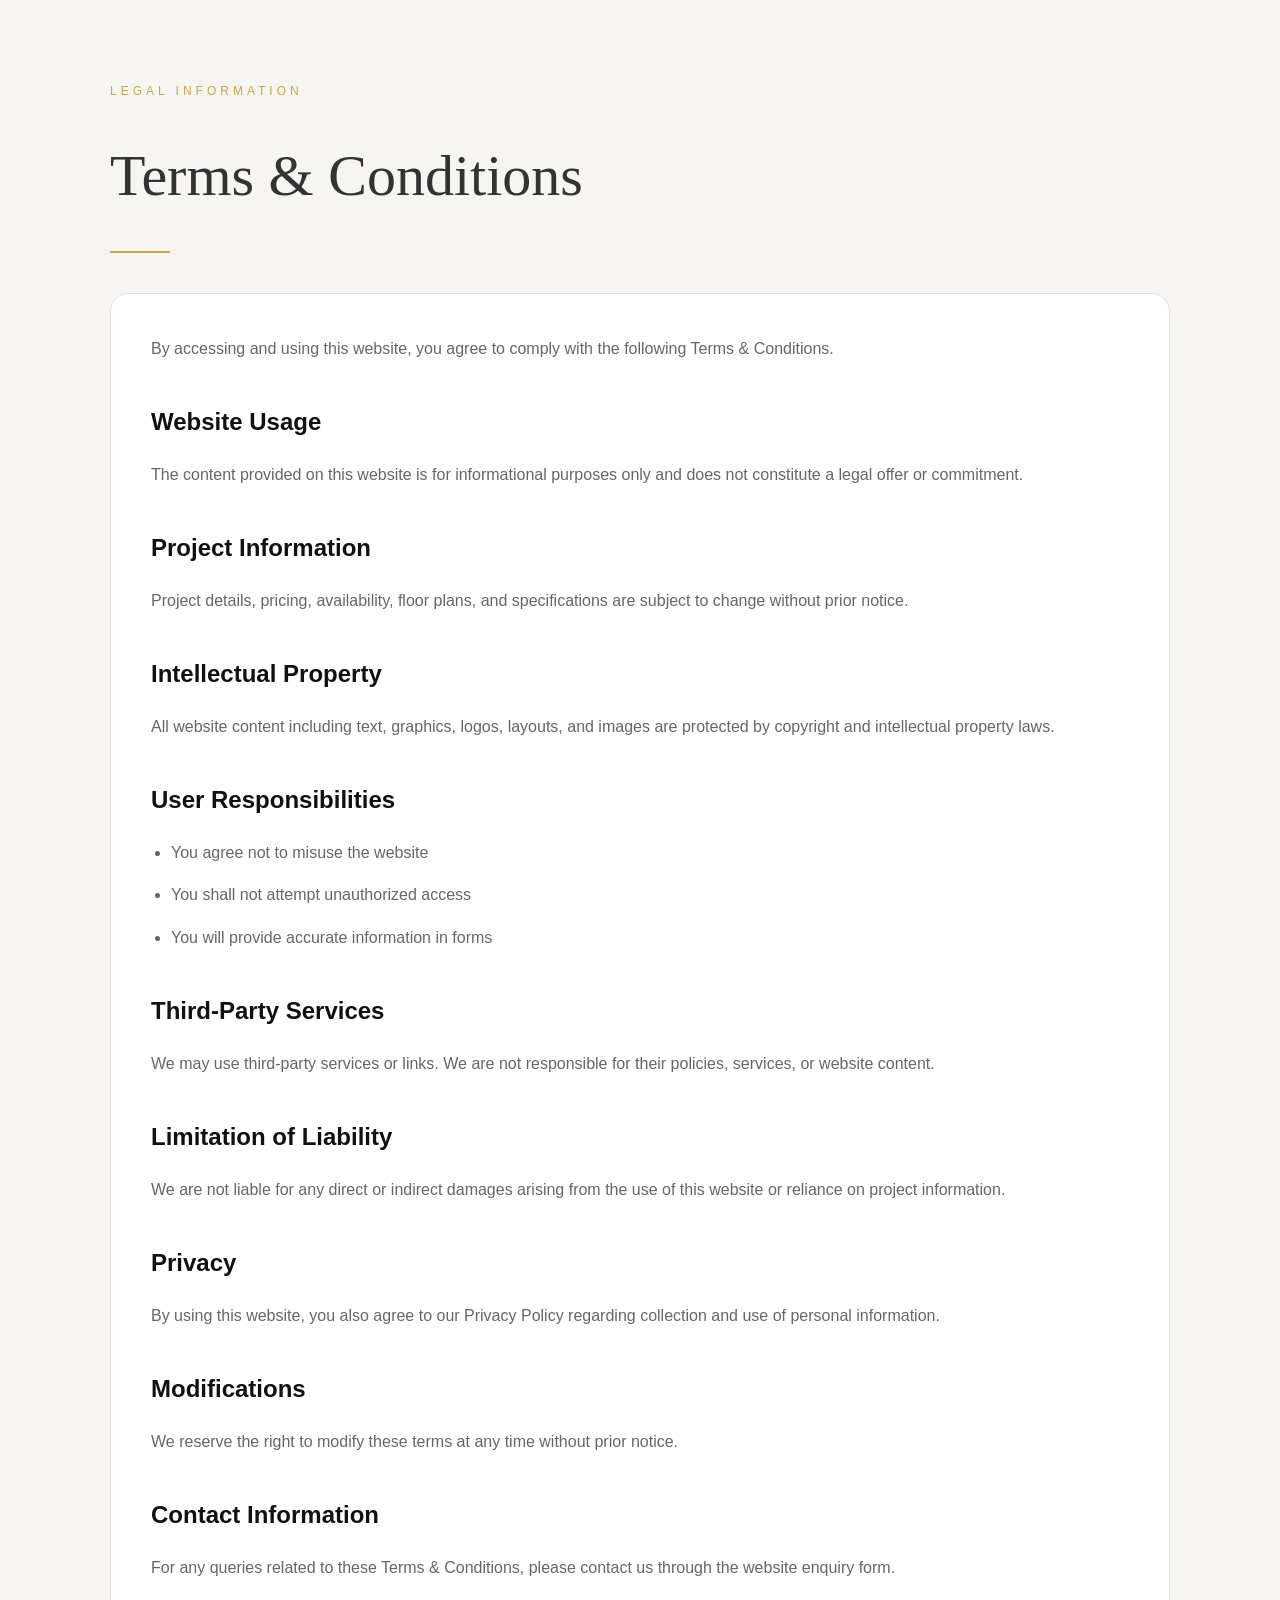
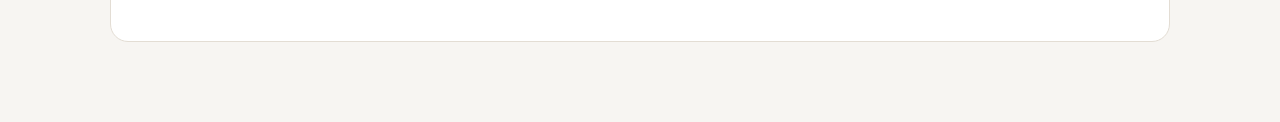
<file: terms_condition.html>
<!DOCTYPE html>
<html lang="en">
<head>
  <meta charset="UTF-8">
  <meta name="viewport" content="width=device-width, initial-scale=1.0">
  <title>Terms & Conditions</title>
<!-- Google tag (gtag.js) -->
<script async src="https://www.googletagmanager.com/gtag/js?id=AW-17946950053"></script>
<script>
  window.dataLayer = window.dataLayer || [];
  function gtag(){dataLayer.push(arguments);}
  gtag('js', new Date());

  gtag('config', 'AW-17946950053');
</script>
  <style>

    *{
      margin:0;
      padding:0;
      box-sizing:border-box;
      font-family: Arial, sans-serif;
    }

    body{
      background:#f7f5f2;
      color:#333;
      line-height:1.9;
    }

    .terms-section{
      max-width:1100px;
      margin:auto;
      padding:80px 20px;
    }

    .small-title{
      color:#c9a646;
      text-transform:uppercase;
      letter-spacing:4px;
      font-size:12px;
      margin-bottom:18px;
    }

    .main-title{
      font-size:58px;
      font-family: Georgia, serif;
      font-weight:300;
      margin-bottom:20px;
    }

    .gold-line{
      width:60px;
      height:2px;
      background:#c9a646;
      margin-bottom:40px;
    }

    .terms-content{
      background:#fff;
      border:1px solid #e3ddd4;
      border-radius:18px;
      padding:40px;
    }

    .terms-content h3{
      margin-top:35px;
      margin-bottom:15px;
      color:#111;
      font-size:24px;
    }

    .terms-content p{
      margin-bottom:18px;
      color:#666;
      font-size:16px;
    }

    .terms-content ul{
      margin-left:20px;
      color:#666;
    }

    .terms-content li{
      margin-bottom:12px;
    }

    @media(max-width:768px){

      .main-title{
        font-size:42px;
      }

      .terms-content{
        padding:25px;
      }

    }

  </style>
</head>
<body>

  <section class="terms-section">

    <div class="small-title">
      Legal Information
    </div>

    <h1 class="main-title">
      Terms & Conditions
    </h1>

    <div class="gold-line"></div>

    <div class="terms-content">

      <p>
        By accessing and using this website, you agree
        to comply with the following Terms & Conditions.
      </p>

      <h3>Website Usage</h3>

      <p>
        The content provided on this website is for
        informational purposes only and does not constitute
        a legal offer or commitment.
      </p>

      <h3>Project Information</h3>

      <p>
        Project details, pricing, availability, floor plans,
        and specifications are subject to change without prior notice.
      </p>

      <h3>Intellectual Property</h3>

      <p>
        All website content including text, graphics,
        logos, layouts, and images are protected by
        copyright and intellectual property laws.
      </p>

      <h3>User Responsibilities</h3>

      <ul>
        <li>You agree not to misuse the website</li>
        <li>You shall not attempt unauthorized access</li>
        <li>You will provide accurate information in forms</li>
      </ul>

      <h3>Third-Party Services</h3>

      <p>
        We may use third-party services or links.
        We are not responsible for their policies,
        services, or website content.
      </p>

      <h3>Limitation of Liability</h3>

      <p>
        We are not liable for any direct or indirect damages
        arising from the use of this website or reliance on
        project information.
      </p>

      <h3>Privacy</h3>

      <p>
        By using this website, you also agree to our
        Privacy Policy regarding collection and use
        of personal information.
      </p>

      <h3>Modifications</h3>

      <p>
        We reserve the right to modify these terms
        at any time without prior notice.
      </p>

      <h3>Contact Information</h3>

      <p>
        For any queries related to these Terms & Conditions,
        please contact us through the website enquiry form.
      </p>

    </div>

  </section>

</body>
</html>
</file>
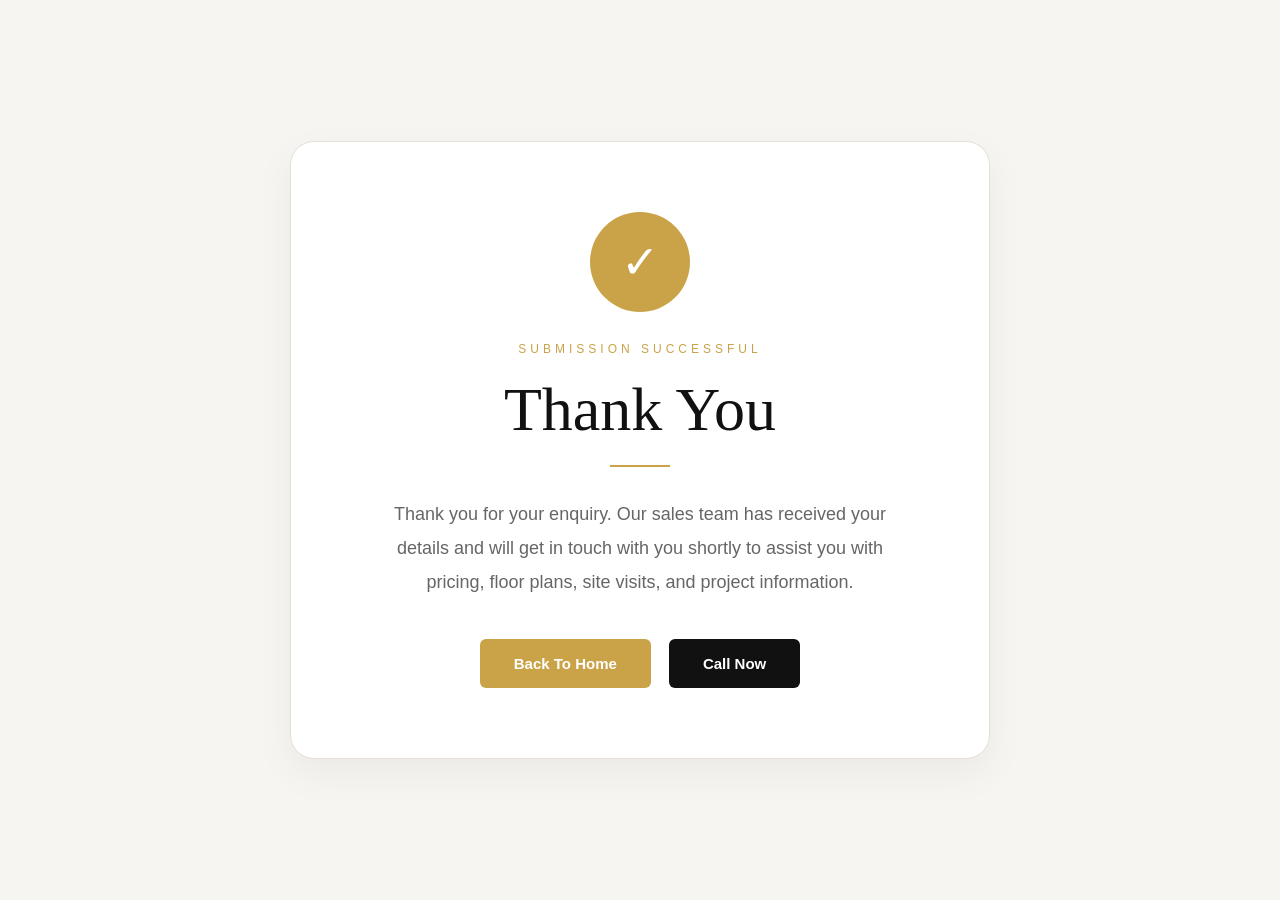
<file: thank_you.html>
<!DOCTYPE html>
<html lang="en">
<head>
  <meta charset="UTF-8">
  <meta name="viewport" content="width=device-width, initial-scale=1.0">
  <title>Thank You</title>
<!-- Google tag (gtag.js) -->
<script async src="https://www.googletagmanager.com/gtag/js?id=AW-17946950053"></script>
<script>
  window.dataLayer = window.dataLayer || [];
  function gtag(){dataLayer.push(arguments);}
  gtag('js', new Date());

  gtag('config', 'AW-17946950053');
</script>
  <style>

    *{
      margin:0;
      padding:0;
      box-sizing:border-box;
      font-family: Arial, sans-serif;
    }

    body{
      background:#f7f5f2;
      min-height:100vh;

      display:flex;
      align-items:center;
      justify-content:center;

      padding:20px;
      color:#222;
    }

    .thankyou-box{
      width:100%;
      max-width:700px;

      background:#fff;
      border:1px solid #e6dfd5;
      border-radius:24px;

      padding:70px 50px;

      text-align:center;

      box-shadow:0 15px 40px rgba(0,0,0,0.05);
    }

    /* ICON */
    .success-icon{
      width:100px;
      height:100px;

      margin:0 auto 30px;

      border-radius:50%;

      background:#caa348;

      display:flex;
      align-items:center;
      justify-content:center;

      color:#fff;
      font-size:46px;
    }

    /* SMALL TEXT */
    .small-title{
      color:#caa348;
      text-transform:uppercase;
      letter-spacing:4px;
      font-size:12px;
      margin-bottom:18px;
    }

    /* TITLE */
    .main-title{
      font-size:62px;
      font-family: Georgia, serif;
      font-weight:300;

      margin-bottom:20px;
      color:#111;
    }

    /* LINE */
    .gold-line{
      width:60px;
      height:2px;
      background:#caa348;

      margin:0 auto 30px;
    }

    /* DESCRIPTION */
    .description{
      font-size:18px;
      line-height:1.9;
      color:#666;

      max-width:520px;
      margin:0 auto 40px;
    }

    /* INFO BOX */
    .info-box{
      background:#f8f6f2;
      border:1px solid #ebe4d9;

      border-radius:16px;

      padding:22px;

      margin-bottom:35px;

      color:#666;
      line-height:1.8;
    }

    /* BUTTONS */
    .button-group{
      display:flex;
      justify-content:center;
      gap:18px;
      flex-wrap:wrap;
    }

    .btn{
      padding:16px 34px;

      border:none;
      border-radius:6px;

      cursor:pointer;

      text-decoration:none;

      font-size:15px;
      font-weight:600;

      transition:0.3s;
    }

    .primary-btn{
      background:#caa348;
      color:#fff;
    }

    .primary-btn:hover{
      background:#b7923c;
    }

    .secondary-btn{
      background:#111;
      color:#fff;
    }

    .secondary-btn:hover{
      background:#333;
    }

    /* RESPONSIVE */
    @media(max-width:768px){

      .thankyou-box{
        padding:50px 25px;
      }

      .main-title{
        font-size:42px;
      }

      .description{
        font-size:16px;
      }

      .success-icon{
        width:80px;
        height:80px;
        font-size:38px;
      }

    }

  </style>
</head>
<body>

  <div class="thankyou-box">

    <!-- ICON -->
    <div class="success-icon">
      ✓
    </div>

    <!-- SMALL TITLE -->
    <div class="small-title">
      Submission Successful
    </div>

    <!-- TITLE -->
    <h1 class="main-title">
      Thank You
    </h1>

    <!-- LINE -->
    <div class="gold-line"></div>

    <!-- DESCRIPTION -->
    <p class="description">

      Thank you for your enquiry.

      Our sales team has received your details and
      will get in touch with you shortly to assist
      you with pricing, floor plans, site visits,
      and project information.

    </p>

    <!-- INFO BOX -->


    <!-- BUTTONS -->
    <div class="button-group">

      <a href="index.html" class="btn primary-btn">
        Back To Home
      </a>

      <a href="tel:+917899200300" class="btn secondary-btn">
        Call Now
      </a>

    </div>

  </div>

</body>
</html>
</file>
<file: style.css>
* {
            margin: 0;
            padding: 0;
            box-sizing: border-box;
        }

        body {
            font-family: "Inter", Arial, sans-serif;
            background: #fff;
            color: #222;
        }

        /* =========================
           NAVBAR
        ========================== */

        .navbar {
            height: 52px;
            width: 100%;
            display: flex;
            align-items: stretch;
            background: #fff;
            border-bottom: 1px solid #ddd;
            position: relative;
            z-index: 1000;
        }

        .logo-box {
            width: 185px;
            min-width: 185px;
            display: flex;
            justify-content: center;
            align-items: center;
            background: #fff;
        }

        .logo {
            text-align: center;
            line-height: 1;
        }

        .logo .godrej {
            color: #5e9b3d;
            font-size: 16px;
            letter-spacing: 2px;
            font-weight: 500;
        }

        .logo .whitefield {
            color: #60B330;
            font-size: 16px;
            font-weight: 800;
            letter-spacing: .2px;
        }

        .logo .villas {
            color: #60B330;
            font-size: 13px;
            font-weight: 700;
            letter-spacing: 1px;
        }

        .logo .bangalore {
            color: #444;
            font-size: 8px;
            letter-spacing: 4px;
            margin-top: 2px;
        }

        .nav-menu {
            height: 100%;
            display: flex;
            flex: 1;
        }

        .nav-item {
            height: 100%;
            display: flex;
            align-items: center;
            justify-content: center;
            gap: 8px;
            padding: 0 13px;
            color: #111;
            text-decoration: none;
            border-left: 1px solid #ddd;
            font-size: 14px;
            white-space: nowrap;
            transition: .25s ease;
        }

        .nav-item i {
            font-size: 17px;
        }

        .nav-item:hover {
            background: #60B330;
            color: #fff;
        }

        .nav-item.active {
            background: #60B330;
            color: #fff;
        }

        /* =========================
           HERO
        ========================== */

        .hero {
            height: calc(100vh - 52px);
            min-height: 490px;
            position: relative;
            /* overflow: hidden; */
            background-image:
                linear-gradient(
                    rgba(0,0,0,.02),
                    rgba(0,0,0,.02)
                ),
                url("./images/slider1.jpg");

            background-size: cover;
            background-position: center;
        }

        /* Dark/light image overlay */
        .hero::after {
            content: "";
            position: absolute;
            inset: 0;
            background: linear-gradient(
                90deg,
                rgba(0,0,0,.08),
                rgba(0,0,0,0)
            );
            pointer-events: none;
        }

        /* =========================
           LEFT INFORMATION CARD
        ========================== */

        .info-card {
            position: absolute;
            z-index: 10;
            top: 70px;
            left: 10px;
            width: 301px;
            background: #fff;
            border-radius: 7px;
            overflow: hidden;
            box-shadow: 0 2px 10px rgba(0,0,0,.2);
        }

        .booking-strip {
            height: 42px;
            display: flex;
            align-items: center;
            justify-content: center;
            color: white;
            font-size: 13px;
            font-weight: 600;

            background: linear-gradient(
                90deg,
                #60B330,
                #6b5b68
            );
        }

        .info-content {
            padding: 13px 12px 20px;
        }

        .info-content h1 {
            font-size: 23px;
            line-height: 1.2;
            margin-bottom: 8px;
            font-weight: 800;
            color: #292929;
        }

        .sub-heading {
            font-size: 11px;
            color: #333;
            margin-bottom: 8px;
        }

        /* Rating */

        .rating {
            display: flex;
            align-items: center;
            gap: 5px;
            margin-bottom: 12px;
        }

        .google-icon {
            width: 17px;
            height: 17px;
            display: flex;
            justify-content: center;
            align-items: center;
            border: 1px solid #ddd;
            border-radius: 3px;
            font-size: 11px;
            font-weight: 700;
            color: #60B330;
        }

        .stars {
            color: #f2b632;
            font-size: 14px;
            letter-spacing: 0;
        }

        .rating-number {
            color: #777;
            font-size: 13px;
        }

        .reviews {
            font-size: 11px;
            color: #777;
        }

        /* =========================
           PROPERTY DETAILS
        ========================== */

        .details-box {
            background: #ededed;
            padding: 11px 16px;
            margin-bottom: 14px;
        }

        .detail-row {
            display: grid;
            grid-template-columns: 85px 1fr;
            font-size: 12px;
            margin: 3px 0;
        }

        .detail-row span:first-child {
            color: #333;
        }

        .detail-row span:last-child {
            font-weight: 700;
        }

        /* =========================
           OFFER BOX
        ========================== */

        .offer-box {
            padding: 7px;
            background: linear-gradient(
                90deg,
                #60B330,
                #6c5d68
            );
            margin-bottom: 20px;
        }

        .offer-inner {
            min-height: 85px;
            border: 2px dashed #fff;
            color: #fff;
            display: flex;
            flex-direction: column;
            justify-content: center;
            align-items: center;
            text-align: center;
            padding: 8px;
        }

        .offer-inner div {
            font-size: 12px;
            font-weight: 700;
            line-height: 20px;
        }

        /* =========================
           PRICE
        ========================== */

        .price-text {
            text-align: center;
            color: #555;
            font-size: 13px;
            line-height: 25px;
            margin-bottom: 13px;
        }

        .price-text strong {
            font-size: 21px;
            color: #242424;
        }

        /* =========================
           BUTTON
        ========================== */

        .brochure-btn {
            display: block;
            width: 196px;
            margin: auto;
            padding: 9px 15px;
            border: 0;
            border-radius: 4px;
            background: linear-gradient(
                90deg,
                #94705b,
                #60B330
            );
            color: #fff;
            font-size: 14px;
            font-weight: 600;
            cursor: pointer;
            text-align: center;
            text-decoration: none;
            transition: .25s ease;
        }

        .brochure-btn:hover {
            transform: translateY(-2px);
            box-shadow: 0 5px 12px rgba(0,0,0,.2);
        }

        /* =========================
           SLIDER DOTS
        ========================== */

        .slider-dots {
            position: absolute;
            z-index: 20;
            bottom: 32px;
            left: 50%;
            transform: translateX(-50%);
            display: flex;
            gap: 7px;
        }

        .dot {
            width: 30px;
            height: 3px;
            background: rgba(255,255,255,.65);
            cursor: pointer;
            transition: .3s;
        }

        .dot.active {
            background: #fff;
        }

        /* =========================
           MOBILE MENU
        ========================== */

        .mobile-menu-btn {
            display: none;
            border: 0;
            background: #60B330;
            color: #fff;
            font-size: 20px;
            width: 50px;
            cursor: pointer;
        }

        /* =========================
           TABLET
        ========================== */

        @media (max-width: 1000px) {

            .logo-box {
                width: 170px;
                min-width: 170px;
            }

            .nav-item {
                padding: 0 8px;
                font-size: 12px;
                gap: 5px;
            }

            .nav-item i {
                font-size: 14px;
            }

            .info-card {
                width: 290px;
            }
        }

        /* =========================
           MOBILE
        ========================== */

        @media (max-width: 768px) {

            .navbar {
                height: 58px;
                justify-content: space-between;
            }

            .logo-box {
                width: 180px;
                min-width: 180px;
            }

            .mobile-menu-btn {
                display: block;
            }

            .nav-menu {
                position: absolute;
                top: 58px;
                left: 0;
                width: 100%;
                height: auto;
                background: #fff;
                display: none;
                flex-direction: column;
                box-shadow: 0 5px 15px rgba(0,0,0,.2);
            }

            .nav-menu.show {
                display: flex;
            }

            .nav-item {
                height: 48px;
                justify-content: flex-start;
                padding-left: 20px;
                border-bottom: 1px solid #ddd;
            }

            .hero {
               height: auto;
        min-height: 215px;

        background-size: cover;
        background-position: 65% center;

        /* Banner itself */
        padding-bottom: 0;
            }

            .info-card {
                 position: relative;

        /* Remove desktop positioning */
        top: auto;
        left: auto;
        transform: none;

        /* Card below banner */
        width: calc(100% - 24px);
        max-width: 400px;

        margin: 20px auto;

        z-index: 10;
            }

            .slider-dots {
                bottom: 15px;
            }
        }

        /* =========================
           SMALL MOBILE
        ========================== */

        @media (max-width: 400px) {

            .logo-box {
                width: 165px;
                min-width: 165px;
            }

            .logo .godrej {
                font-size: 14px;
            }

            .logo .whitefield {
                font-size: 14px;
            }

            .logo .villas {
                font-size: 11px;
            }

            .info-card {
                width: calc(100% - 16px);
            }

            .info-content h1 {
                font-size: 21px;
            }

            .offer-inner {
                min-height: 78px;
            }
        }

/* =========================================
   WELCOME SECTION
========================================= */

.welcome-section {
    background: #fff;
    padding: 38px 34px 30px;
    border-bottom: 1px solid #ddd;
    box-shadow: 0 3px 8px rgba(0, 0, 0, 0.10);
}

.welcome-container {
    max-width: 1200px;
    margin: auto;
}

.welcome-section h2 {
    margin: 0 0 8px;
    color: #60B330;
    font-size: 25px;
    font-weight: 800;
}

.welcome-section p {
    margin: 0;
    color: #222;
    font-size: 14px;
    line-height: 22px;
    text-align: justify;
    letter-spacing: .1px;
}

.read-more {
    display: inline-block;
    margin-top: 13px;
    color: #222;
    font-size: 14px;
    text-decoration: underline;
}

.welcome-brochure-btn {
    display: inline-flex;
    align-items: center;
    justify-content: center;
    gap: 8px;

    margin-top: 16px;

    min-width: 222px;
    height: 35px;

    padding: 0 18px;

    color: #fff;
    text-decoration: none;

    font-size: 14px;
    font-weight: 600;

    border-radius: 4px;

    background: linear-gradient(
        90deg,
        #60B330,
        #a56b42
    );

    transition: .25s ease;
}

.welcome-brochure-btn:hover {
    transform: translateY(-2px);
    box-shadow: 0 5px 12px rgba(0,0,0,.18);
}

.welcome-brochure-btn i {
    font-size: 16px;
}


/* =========================================
   PRICING SECTION
========================================= */

.pricing-section {
    background: #fff;
    padding: 34px 34px 50px;
}

.pricing-container {
    max-width: 1200px;
    margin: auto;
}

.pricing-section h2 {
    color: #60B330;
    font-size: 25px;
    font-weight: 800;
    margin: 0 0 23px;
}


/* =========================================
   PRICING LAYOUT
========================================= */

.pricing-layout {
    display: grid;
    grid-template-columns: minmax(0, 2fr) minmax(260px, 1fr);
    gap: 30px;
    align-items: start;
}


/* =========================================
   TABLE
========================================= */

.table-wrapper {
    width: 100%;
    overflow-x: auto;
}

.price-table {
    width: 100%;
    border-collapse: collapse;
    border: 1px solid #d8dce1;
    font-size: 14px;
}

.price-table th {
    background: #fff;
    color: #333;
    text-align: left;
    padding: 12px 10px;
    border: 1px solid #d8dce1;
    font-size: 13px;
    font-weight: 700;
}

.price-table td {
    padding: 10px;
    border: 1px solid #d8dce1;
    color: #333;
    height: 52px;
}

.price-table tbody tr:nth-child(odd) {
    background: #f0f0f0;
}

.price-table tbody tr:nth-child(even) {
    background: #fff;
}


/* =========================================
   PRICE BREAKUP BUTTON
========================================= */

.price-breakup {
    background: #60B330;
    color: #fff;

    border: none;
    border-radius: 4px;

    padding: 8px 10px;

    font-size: 13px;
    font-weight: 600;

    cursor: pointer;

    white-space: nowrap;

    transition: .2s ease;
}

.price-breakup:hover {
    background: #60B330;
}


/* =========================================
   PRICE IMAGE
========================================= */

.pricing-image {
    border: 1px solid #ddd;
    padding: 18px 16px;
    background: #fff;

    min-height: 250px;

    display: flex;
    align-items: center;
    justify-content: center;

    box-shadow: 0 2px 7px rgba(0,0,0,.08);
}

.pricing-image img {
    width: 100%;
    max-width: 300px;
    height: auto;
    display: block;
}


/* =========================================
   PRICE POPUP
========================================= */

.price-popup {
    position: fixed;
    inset: 0;

    background: rgba(0,0,0,.65);

    display: none;
    align-items: center;
    justify-content: center;

    z-index: 9999;

    padding: 20px;
}

.price-popup.show {
    display: flex;
}

.popup-content {
    position: relative;

    width: 100%;
    max-width: 400px;

    background: #fff;
    padding: 30px;

    border-radius: 8px;

    box-shadow: 0 10px 40px rgba(0,0,0,.3);
}

.popup-content h3 {
    color: #60B330;
    margin-bottom: 10px;
}

.popup-content p {
    font-size: 14px;
    line-height: 21px;
    margin-bottom: 20px;
}

.popup-content input {
    width: 100%;
    height: 42px;

    border: 1px solid #ccc;
    border-radius: 4px;

    padding: 0 12px;
    margin-bottom: 12px;

    font-size: 14px;
}

.popup-content form button {
    width: 100%;
    height: 42px;

    border: none;
    border-radius: 4px;

    background: #60B330;
    color: #fff;

    font-size: 14px;
    font-weight: 600;

    cursor: pointer;
}

.close-popup {
    position: absolute;

    right: 12px;
    top: 8px;

    border: none;
    background: none;

    font-size: 30px;
    color: #555;

    cursor: pointer;
}


/* =========================================
   TABLET
========================================= */

@media (max-width: 850px) {

    .pricing-layout {
        grid-template-columns: 1fr;
    }

    .pricing-image {
        max-width: 500px;
    }

}


/* =========================================
   MOBILE
========================================= */

@media (max-width: 600px) {

    .welcome-section {
        padding: 28px 18px;
    }

    .welcome-section h2 {
        font-size: 22px;
        line-height: 30px;
    }

    .welcome-section p {
        font-size: 13px;
        line-height: 21px;
        /* text-align: left; */
    }

    .pricing-section {
        padding: 28px 18px 40px;
    }

    .pricing-section h2 {
        font-size: 22px;
        line-height: 29px;
    }

    .price-table {
        min-width: 650px;
    }

    .pricing-image {
        width: 100%;
        padding: 12px;
    }

}

/* =====================================
   MASTER PLAN + FLOOR PLAN
===================================== */

.plan-section {
    background: #fff;
    padding: 34px 26px 25px;
    border-top: 1px solid #ddd;
    border-bottom: 1px solid #ddd;
}

.plan-container {
    max-width: 1200px;
    margin: auto;
}

.plan-section h2 {
    color: #60B330;
    font-size: 21px;
    font-weight: 700;
    margin: 0 0 22px;
}


/* =====================================
   MASTER PLAN CARD
===================================== */

.plan-card {
    width: 368px;
    margin: 0 auto;
    padding: 12px;
    border: 1px solid #d8dce1;
    background: #fff;
    box-shadow: 0 2px 5px rgba(0,0,0,.08);
}


/* =====================================
   IMAGE BOX
===================================== */

.plan-image-box {
    position: relative;
    overflow: hidden;
    background: #f5f5f5;
}

.plan-image-box img {
    display: block;
    width: 100%;
    height: 255px;
    object-fit: cover;
    transition: transform .35s ease;
}


/* =====================================
   HOVER OVERLAY
===================================== */

.plan-overlay {
    position: absolute;
    inset: 0;

    display: flex;
    align-items: center;
    justify-content: center;

    background: rgba(0,0,0,.48);

    opacity: 0;

    transition: opacity .3s ease;
}

.plan-image-box:hover .plan-overlay {
    opacity: 1;
}

.plan-image-box:hover img {
    transform: scale(1.04);
}


/* =====================================
   VIEW BUTTON
===================================== */

.plan-overlay button {
    border: none;
    border-radius: 4px;

    padding: 10px 18px;

    background: linear-gradient(
        90deg,
        #a86c3e,
        #60B330
    );

    color: #fff;

    font-size: 13px;
    font-weight: 600;

    cursor: pointer;

    transform: translateY(10px);

    transition:
        transform .3s ease,
        box-shadow .3s ease;
}

.plan-image-box:hover .plan-overlay button {
    transform: translateY(0);
}

.plan-overlay button:hover {
    box-shadow: 0 5px 15px rgba(0,0,0,.3);
}

.plan-overlay button i {
    margin-right: 6px;
}


/* =====================================
   FLOOR PLAN
===================================== */

.floor-section {
    padding-top: 35px;
}

.floor-grid {
    display: grid;

    grid-template-columns:
        repeat(3, 1fr);

    gap: 24px;
}

.floor-card {
    border: 1px solid #d8dce1;
    padding: 12px;
    background: #fff;

    box-shadow:
        0 2px 5px rgba(0,0,0,.06);
}


/* =====================================
   FLOOR IMAGE
===================================== */

.floor-card .plan-image-box img {
    height: 270px;
    object-fit: contain;
    background: #fff;
    filter: blur(2px);
}


/* =====================================
   IMAGE POPUP
===================================== */

.image-viewer {
    position: fixed;
    inset: 0;

    z-index: 99999;

    display: none;
    align-items: center;
    justify-content: center;

    padding: 30px;

    background: rgba(0,0,0,.85);
}

.image-viewer.show {
    display: flex;
}

.image-viewer img {
    max-width: 90%;
    max-height: 90vh;

    object-fit: contain;

    background: #fff;

    box-shadow: 0 5px 30px rgba(0,0,0,.5);
}

.viewer-close {
    position: fixed;

    top: 15px;
    right: 25px;

    color: #fff;

    font-size: 40px;

    cursor: pointer;

    line-height: 1;
}

.viewer-close:hover {
    color: #ddd;
}


/* =====================================
   TABLET
===================================== */

@media (max-width: 900px) {

    .floor-grid {
        grid-template-columns: repeat(2, 1fr);
    }

}


/* =====================================
   MOBILE
===================================== */

@media (max-width: 600px) {

    .plan-section {
        padding: 28px 16px;
    }

    .plan-section h2 {
        font-size: 20px;
        line-height: 27px;
    }

    .plan-card {
        width: 100%;
        max-width: 368px;
    }

    .plan-card .plan-image-box img {
        height: 240px;
    }

    .floor-grid {
        grid-template-columns: 1fr;
        gap: 18px;
    }

    .floor-card .plan-image-box img {
        height: 260px;
    }

}



/* ==========================================
   COMMON
========================================== */

.gallery-section,
.location-section {
  background: #fff;

  max-width: 1200px;

  margin: 0 auto 12px;

  padding: 18px 25px;

  box-shadow:
    0 2px 5px rgba(0, 0, 0, 0.08);
}


h2 {
  color: #60B330;

  font-size: 20px;

  font-weight: 700;

  line-height: 1.3;
}



/* ==========================================
   SECTION HEADER
========================================== */

.section-header,
.location-header {

  display: flex;

  align-items: center;

  justify-content: space-between;

  gap: 20px;

  margin-bottom: 15px;
}



/* ==========================================
   BUTTON
========================================== */

.gradient-btn {

  border: none;

  color: #fff;

  font-size: 12px;

  font-weight: 600;

  padding: 9px 25px;

  min-width: 145px;

  height: 34px;

  border-radius: 3px;

  cursor: pointer;

  background:
    linear-gradient(
      100deg,
      #a66f3c,
      #60B330
    );

  /* transform: skew(-3deg); */

  transition:
    transform 0.2s ease,
    opacity 0.2s ease;
}


.gradient-btn:hover {

  opacity: 0.9;

  transform:
    skew(-3deg)
    translateY(-1px);
}



/* ==========================================
   GALLERY
========================================== */

.gallery-wrapper {

  position: relative;

  display: flex;

  align-items: center;

  width: 100%;
}


.gallery-track {

  display: flex;

  gap: 23px;

  width: 100%;

  overflow-x: auto;

  scroll-behavior: smooth;

  scrollbar-width: none;

  padding: 0 0 2px;
}


.gallery-track::-webkit-scrollbar {
  display: none;
}



/* ==========================================
   GALLERY CARD
========================================== */

.gallery-card {

  flex: 0 0 calc(
    25% - 18px
  );

  height: 142px;

  overflow: hidden;

  border-radius: 12px;

  background: #eee;
}


.gallery-card img {

  width: 100%;

  height: 100%;

  display: block;

  object-fit: cover;

  transition:
    transform 0.35s ease;
}


.gallery-card:hover img {

  transform: scale(1.04);
}



/* ==========================================
   GALLERY ARROWS
========================================== */

.gallery-arrow {

  position: absolute;

  z-index: 5;

  width: 32px;

  height: 32px;

  border: none;

  border-radius: 50%;

  background: rgba(255, 255, 255, 0.9);

  box-shadow:
    0 2px 8px rgba(0, 0, 0, 0.2);

  color: #60B330;

  font-size: 25px;

  line-height: 25px;

  cursor: pointer;

  display: flex;

  align-items: center;

  justify-content: center;
}


.gallery-prev {
  left: 8px;
}


.gallery-next {
  right: 8px;
}


.gallery-arrow:hover {

  background: #60B330;

  color: #fff;
}



/* ==========================================
   LOCATION SECTION
========================================== */

.location-section {

  padding-top: 25px;

  padding-bottom: 30px;
}


.location-header {

  margin-bottom: 18px;
}



/* ==========================================
   LOCATION CONTENT
========================================== */

.location-content {

  display: grid;

  grid-template-columns:
    32% 1fr;

  gap: 40px;

  align-items: start;
}



/* ==========================================
   MAP
========================================== */

.location-map {

  width: 100%;

  height: 340px;

  overflow: hidden;

  border: 1px solid #d8d8d8;

  background: #eee;
}


.location-map img {

  width: 100%;

  height: 100%;

  display: block;

  object-fit: cover;
}



/* ==========================================
   CONNECTIVITY
========================================== */

.connectivity-list {
  width: 100%;
  display: grid;
  grid-template-columns: repeat(2, 1fr);
  gap: 15px 30px;
}

.connectivity-item {

  min-height: 34px;

  display: flex;

  align-items: center;

  justify-content: space-between;

  gap: 15px;

  border-top: 1px solid #cfcfcf;

  font-size: 14px;
}


.connectivity-item:last-child {

  border-bottom:
    1px solid #cfcfcf;
}


.connectivity-name {

  display: flex;

  align-items: center;

  gap: 8px;

  color: #222;
}


.location-pin {

  color: #60B330;

  font-size: 20px;

  line-height: 1;
}


.connectivity-item strong {

  font-size: 14px;

  color: #111;

  white-space: nowrap;
}



/* ==========================================
   RESPONSIVE - TABLET
========================================== */

@media (max-width: 900px) {

  .gallery-card {

    flex-basis:
      calc(33.333% - 16px);

  }


  .location-content {

    grid-template-columns: 40% 1fr;

    gap: 25px;
  }

}



/* ==========================================
   RESPONSIVE - MOBILE
========================================== */

@media (max-width: 650px) {

  .gallery-section,
  .location-section {

    padding: 15px;

    margin-bottom: 10px;
  }


  .section-header,
  .location-header {

    align-items: flex-start;

    flex-direction: column;

    gap: 12px;
  }


  h2 {

    font-size: 17px;
  }


  .gradient-btn {

    align-self: flex-end;

    min-width: 135px;

    height: 32px;

    font-size: 11px;

    padding: 7px 15px;
  }


  /* Gallery */

  .gallery-track {

    gap: 12px;

    padding-right: 15px;
  }


  .gallery-card {

    flex: 0 0 75%;

    height: 155px;

    border-radius: 10px;
  }


  .gallery-arrow {

    width: 30px;

    height: 30px;
  }


  /* Location */

  .location-content {

    display: flex;

    flex-direction: column;

    gap: 20px;
  }


  .location-map {

    width: 100%;

    height: 230px;

    order: 1;
  }


  .connectivity-list {

    order: 2;
  }


  .connectivity-item {

    min-height: 45px;

    font-size: 13px;
  }


  .connectivity-item strong {

    font-size: 12px;
  }

}



/* ==========================================
   SMALL MOBILE
========================================== */

@media (max-width: 400px) {

  .gallery-card {

    flex-basis: 85%;

    height: 145px;
  }


  .connectivity-item {

    font-size: 12px;
  }


  .connectivity-item strong {

    font-size: 11px;
  }

}


/* =================================
   VIRTUAL TOUR SECTION
================================= */

.virtual-tour-section {
    background: #fff;
    padding: 38px 26px 45px;
    border-top: 1px solid #ddd;
}

.virtual-tour-container {
    max-width: 1200px;
    margin: auto;
}

.virtual-tour-section h2 {
    color: #60B330;
    font-size: 22px;
    font-weight: 700;
    margin: 0 0 22px;
}


/* =================================
   IMAGE BOX
================================= */

.virtual-tour-box {
    position: relative;
    width: 100%;
    height: 430px;

    overflow: hidden;

    border: 1px solid #ddd;
    background: #eee;

    cursor: pointer;
}

.virtual-tour-box img {
    width: 100%;
    height: 100%;

    display: block;

    object-fit: cover;

    transition: transform .5s ease;
}


/* =================================
   DARK OVERLAY
================================= */

.virtual-tour-overlay {
    position: absolute;
    inset: 0;

    background: rgba(0, 0, 0, .20);

    transition: background .3s ease;
}


/* =================================
   HOVER IMAGE
================================= */

.virtual-tour-box:hover img {
    transform: scale(1.03);
}

.virtual-tour-box:hover .virtual-tour-overlay {
    background: rgba(0, 0, 0, .35);
}


/* =================================
   PLAY BUTTON
================================= */

.play-button {
    position: absolute;

    top: 50%;
    left: 50%;

    transform: translate(-50%, -50%);

    width: 76px;
    height: 76px;

    border-radius: 50%;

    border: 4px solid rgba(255,255,255,.9);

    background: #60B330;

    color: #fff;

    display: flex;
    align-items: center;
    justify-content: center;

    cursor: pointer;

    box-shadow:
        0 5px 20px rgba(0,0,0,.35);

    transition:
        transform .3s ease,
        background .3s ease,
        box-shadow .3s ease;
}

.play-button i {
    font-size: 27px;

    margin-left: 4px;
}


/* Play button hover */

.virtual-tour-box:hover .play-button {
    transform: translate(-50%, -50%) scale(1.12);

    background: #a66b3f;

    box-shadow:
        0 7px 25px rgba(0,0,0,.45);
}


/* =================================
   VIDEO POPUP
================================= */

.video-popup {
    position: fixed;

    inset: 0;

    z-index: 99999;

    background: rgba(0,0,0,.85);

    display: none;

    align-items: center;
    justify-content: center;

    padding: 25px;
}

.video-popup.show {
    display: flex;
}


/* =================================
   VIDEO CONTAINER
================================= */

.video-container {
    position: relative;

    width: 90%;
    max-width: 950px;

    aspect-ratio: 16 / 9;

    background: #000;

    box-shadow:
        0 10px 40px rgba(0,0,0,.5);
}

.video-container iframe {
    width: 100%;
    height: 100%;

    border: none;
}


/* =================================
   CLOSE BUTTON
================================= */

.video-close {
    position: absolute;

    top: -45px;
    right: 0;

    width: 38px;
    height: 38px;

    border: none;

    background: transparent;

    color: #fff;

    font-size: 35px;

    cursor: pointer;

    line-height: 30px;
}

.video-close:hover {
    color: #ccc;
}


/* =================================
   MOBILE
================================= */

@media (max-width: 600px) {

    .virtual-tour-section {
        padding: 30px 16px 35px;
    }

    .virtual-tour-section h2 {
        font-size: 20px;
        line-height: 28px;
    }

    .virtual-tour-box {
        height: 250px;
    }

    .play-button {
        width: 62px;
        height: 62px;
    }

    .play-button i {
        font-size: 22px;
    }

    .video-popup {
        padding: 15px;
    }

    .video-container {
        width: 100%;
    }

}


/* ==========================================
   AMENITIES SECTION
========================================== */

.amenities-section {

  max-width: 1200px;

  margin: 0 auto 12px;

  padding: 25px 30px 30px;

  background: #fff;

  box-shadow:
    0 2px 5px rgba(0, 0, 0, 0.08);
}



/* ==========================================
   HEADER
========================================== */

.amenities-header {

  display: flex;

  align-items: center;

  justify-content: space-between;

  gap: 20px;

  margin-bottom: 20px;
}


.amenities-header h2 {

  margin: 0;

  color: #60B330;

  font-size: 20px;

  font-weight: 700;
}



/* ==========================================
   WRAPPER
========================================== */

.amenities-wrapper {

  position: relative;

  width: 100%;
}



/* ==========================================
   AMENITIES TRACK
========================================== */

.amenities-track {

  display: grid;

  grid-template-columns:
    repeat(4, 1fr);

  grid-auto-rows: 218px;

  gap: 16px;

  overflow: hidden;

  scroll-behavior: smooth;
}



/* ==========================================
   CARD
========================================== */

.amenity-card {

  position: relative;

  width: 100%;

  height: 218px;

  overflow: hidden;

  border-radius: 12px;

  background: #eee;

  cursor: pointer;
}


.amenity-card img {

  width: 100%;

  height: 100%;

  display: block;

  object-fit: cover;

  transition:
    transform 0.4s ease;
}


.amenity-card:hover img {

  transform: scale(1.05);
}



/* ==========================================
   AMENITY LABEL
========================================== */

.amenity-title {

  position: absolute;

  left: 14px;

  bottom: 10px;

  z-index: 2;

  padding: 5px 10px;

  background:
    rgba(0, 0, 0, 0.82);

  border-left:
    3px solid #60B330;

  color: #fff;

  font-size: 13px;

  font-weight: 700;

  letter-spacing: 0.5px;

  line-height: 1;

  white-space: nowrap;
}



/* ==========================================
   ARROWS
========================================== */

.amenities-arrow {

  position: absolute;

  top: 50%;

  transform: translateY(-50%);

  z-index: 10;

  width: 38px;

  height: 38px;

  border-radius: 50%;

  border: 1px solid #ddd;

  background:
    rgba(255, 255, 255, 0.9);

  box-shadow:
    0 2px 8px rgba(0, 0, 0, 0.12);

  color: #aaa;

  font-size: 30px;

  line-height: 1;

  display: flex;

  align-items: center;

  justify-content: center;

  cursor: pointer;

  transition:
    background 0.2s ease,
    color 0.2s ease;
}


.amenities-prev {

  left: -18px;
}


.amenities-next {

  right: -18px;
}


.amenities-arrow:hover {

  background: #60B330;

  color: #fff;

  border-color: #60B330;
}



/* ==========================================
   RESPONSIVE TABLET
========================================== */

@media (max-width: 900px) {

  .amenities-track {

    grid-template-columns:
      repeat(2, 1fr);

    grid-auto-rows: 210px;

    gap: 14px;
  }


  .amenity-card {

    height: 210px;
  }


  .amenities-prev {

    left: -12px;
  }


  .amenities-next {

    right: -12px;
  }

}



/* ==========================================
   MOBILE
========================================== */

@media (max-width: 650px) {

  .amenities-section {

    padding: 18px 15px 25px;
  }


  .amenities-header {

    flex-direction: column;

    align-items: flex-start;

    gap: 12px;
  }


  .amenities-header h2 {

    font-size: 17px;

    line-height: 1.4;
  }


  .amenities-header .gradient-btn {

    align-self: flex-end;
  }


  /*
     On mobile:
     one large card visible
     and horizontal scrolling
  */

  .amenities-track {

    display: flex;

    gap: 12px;

    overflow-x: auto;

    scroll-behavior: smooth;

    scrollbar-width: none;

    padding-bottom: 3px;
  }


  .amenities-track::-webkit-scrollbar {
    display: none;
  }


  .amenity-card {

    flex: 0 0 82%;

    height: 190px;

    border-radius: 10px;
  }


  .amenity-title {

    left: 10px;

    bottom: 9px;

    font-size: 11px;

    padding: 5px 8px;
  }


  .amenities-arrow {

    width: 32px;

    height: 32px;

    font-size: 24px;
  }


  .amenities-prev {

    left: -8px;
  }


  .amenities-next {

    right: -8px;
  }

}



/* ==========================================
   SMALL MOBILE
========================================== */

@media (max-width: 400px) {

  .amenity-card {

    flex-basis: 88%;

    height: 175px;
  }


  .amenity-title {

    font-size: 10px;
  }

}


.enquiry-modal {
    position: fixed;
    inset: 0;

    display: none;

    align-items: center;
    justify-content: center;

    background: rgba(0, 0, 0, 0.65);

    z-index: 99999;
}

.enquiry-modal.active {
    display: flex;
}

.enquiry-modal-content {
    position: relative;

    width: 90%;
    max-width: 420px;

    background: #fff;

    padding: 30px;

    border-radius: 8px;

    box-shadow: 0 10px 40px rgba(0,0,0,.3);

    animation: popup .3s ease;
}

@keyframes popup {

    from {
        opacity: 0;
        transform: scale(.9);
    }

    to {
        opacity: 1;
        transform: scale(1);
    }

}

.enquiry-modal-content h2 {
    margin-bottom: 8px;
    color: #60B330;
}

.enquiry-modal-content p {
    font-size: 14px;
    color: #666;
    margin-bottom: 20px;
}

#enquiryForm input {
    width: 100%;
    height: 45px;

    margin-bottom: 12px;
    padding: 0 12px;

    border: 1px solid #ccc;
    border-radius: 4px;

    outline: none;
}

#enquiryForm input:focus {
    border-color: #60B330;
}

#enquiryForm button {
    width: 100%;
    height: 45px;

    border: none;
    border-radius: 4px;

    background: linear-gradient(
        90deg,
        #60B330,
        #a66b3f
    );

    color: white;

    font-weight: 600;

    cursor: pointer;
}

.modal-close {
    position: absolute;

    top: 8px;
    right: 12px;

    border: none;
    background: none;

    font-size: 28px;

    cursor: pointer;
}

.consent-box {
    margin: 15px 0;
}

.consent-label {
    display: flex;
    align-items: flex-start;
    gap: 10px;
    font-size: 12px;
    line-height: 1.5;
    color: #555;
    cursor: pointer;
}

.consent-label input[type="checkbox"] {
    width: 16px !important;
    height: 16px;
    margin-top: 2px;
    flex-shrink: 0;
    cursor: pointer;
}

.consent-label span {
    flex: 1;
}

.footer-disclaimer {
  max-width: 1200px;
  margin: 40px auto;
  padding: 30px 25px;
  background: #fafafa;
  border-radius: 12px;
  box-shadow: 0 8px 25px rgba(0,0,0,0.05);
  border: 1px solid #eee;
}

/* SECTION TITLE (optional if you want to add heading) */
.footer-title {
  font-size: 18px;
  font-weight: 600;
  margin-bottom: 20px;
  color: #222;
}

/* PROJECT INFO */
.project-info {
  display: grid;
  grid-template-columns: repeat(auto-fit, minmax(250px, 1fr));
  gap: 15px;
  margin-bottom: 25px;
  font-size: 13px;
  color: #555;
}

.project-info div {
  background: #fff;
  padding: 12px 15px;
  border-radius: 8px;
  border: 1px solid #eee;
}

.project-info strong {
  display: block;
  font-size: 12px;
  color: #888;
  margin-bottom: 4px;
}

/* BULLET LIST */
.info-list {
  padding-left: 18px;
  margin-bottom: 25px;
}

.info-list li {
  margin-bottom: 10px;
  font-size: 14px;
  color: #555;
  line-height: 1.6;
}

.info-list strong {
  color: #222;
}

/* DISCLAIMER */
.disclaimer-text {
  font-size: 12px;
  line-height: 1.8;
  color: #777;
  background: #fff;
  padding: 15px;
  border-radius: 8px;
  border-left: 4px solid #c9a646;
  margin-bottom: 20px;
}

/* LINKS */
.footer-links {
  display: flex;
  justify-content: center;
  gap: 15px;
  flex-wrap: wrap;
  font-size: 13px;
}

.footer-links a {
  color: #60B330;
  text-decoration: none;
  font-weight: 500;
  position: relative;
}

.footer-links a::after {
  content: "";
  position: absolute;
  width: 0%;
  height: 2px;
  background: #c9a646;
  left: 0;
  bottom: -3px;
  transition: 0.3s;
}

.footer-links a:hover::after {
  width: 100%;
}

.divider {
  color: #bbb;
}

/* RESPONSIVE */
@media (max-width: 768px) {
  .footer-disclaimer {
    padding: 20px 15px;
  }

  .project-info {
    grid-template-columns: 1fr;
  }

  .disclaimer-text {
    font-size: 11px;
  }
}

/* ================================
   Desktop Floating Buttons
================================ */

.contact-buttons {
    position: fixed;
    right: 20px;
    bottom: 20px;
    z-index: 9999;

    display: flex;
    flex-direction: column;
    gap: 10px;
}

.contact-btn {
    width: 150px;
    height: 48px;

    display: flex;
    align-items: center;
    justify-content: center;
    gap: 8px;

    color: #fff;
    text-decoration: none;

    border-radius: 30px;

    font-size: 14px;
    font-weight: 600;

    box-shadow: 0 4px 15px rgba(0, 0, 0, 0.20);

    transition: all 0.3s ease;
}

.contact-btn span {
    font-size: 20px;
}

.contact-btn:hover {
    transform: translateY(-3px);
}

.whatsapp-btn {
    background: #25D366;
}

.call-btn {
    background: #007bff;
}


/* ================================
   Mobile Bottom Tab
================================ */

@media (max-width: 768px) {

    .contact-buttons {
        left: 0;
        right: 0;
        bottom: 0;

        width: 100%;

        flex-direction: row;
        gap: 0;

        background: #fff;

        box-shadow: 0 -3px 15px rgba(0, 0, 0, 0.15);

        padding: 0;

        /* iPhone safe area */
        padding-bottom: env(safe-area-inset-bottom);
    }

    .contact-btn {
        width: 50%;
        height: 55px;

        border-radius: 0;

        box-shadow: none;

        font-size: 15px;
    }

    .contact-btn:hover {
        transform: none;
    }

    .whatsapp-btn {
        border-right: 1px solid rgba(255, 255, 255, 0.3);
    }

}
</file>
